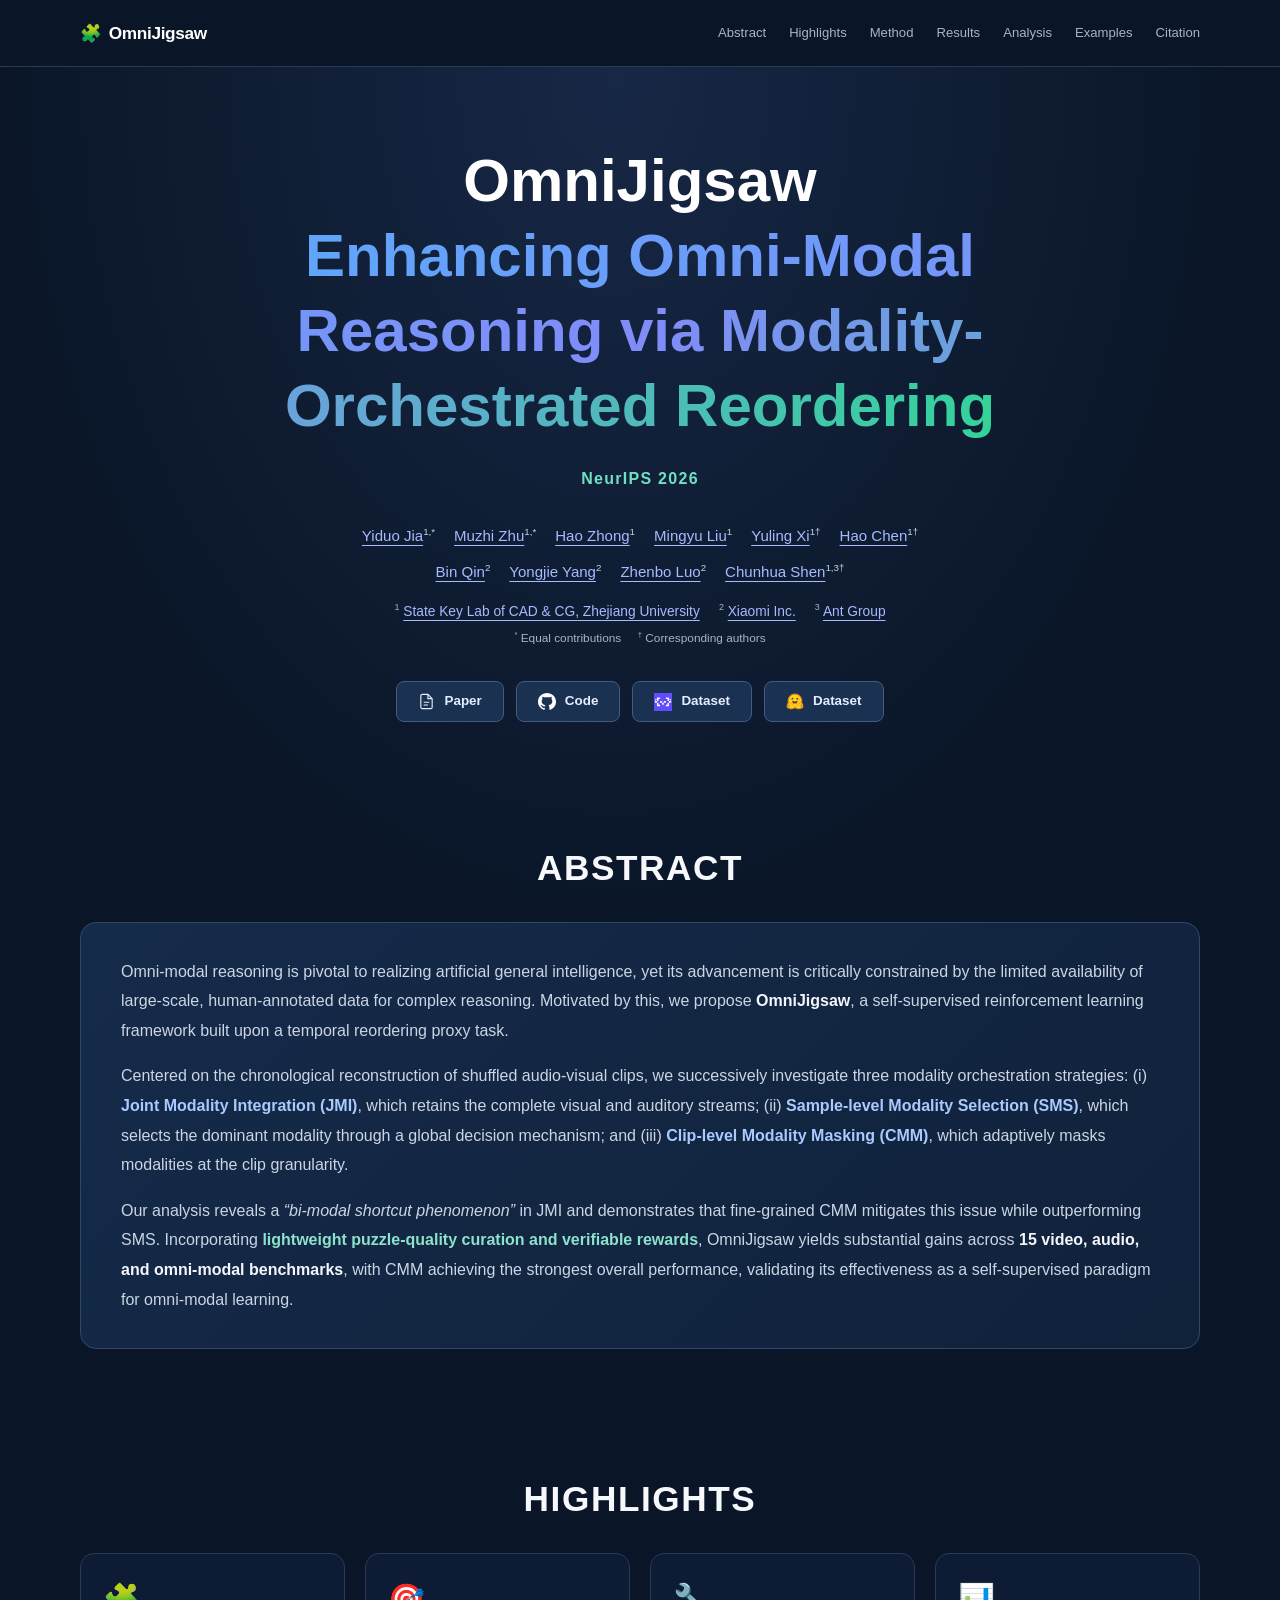
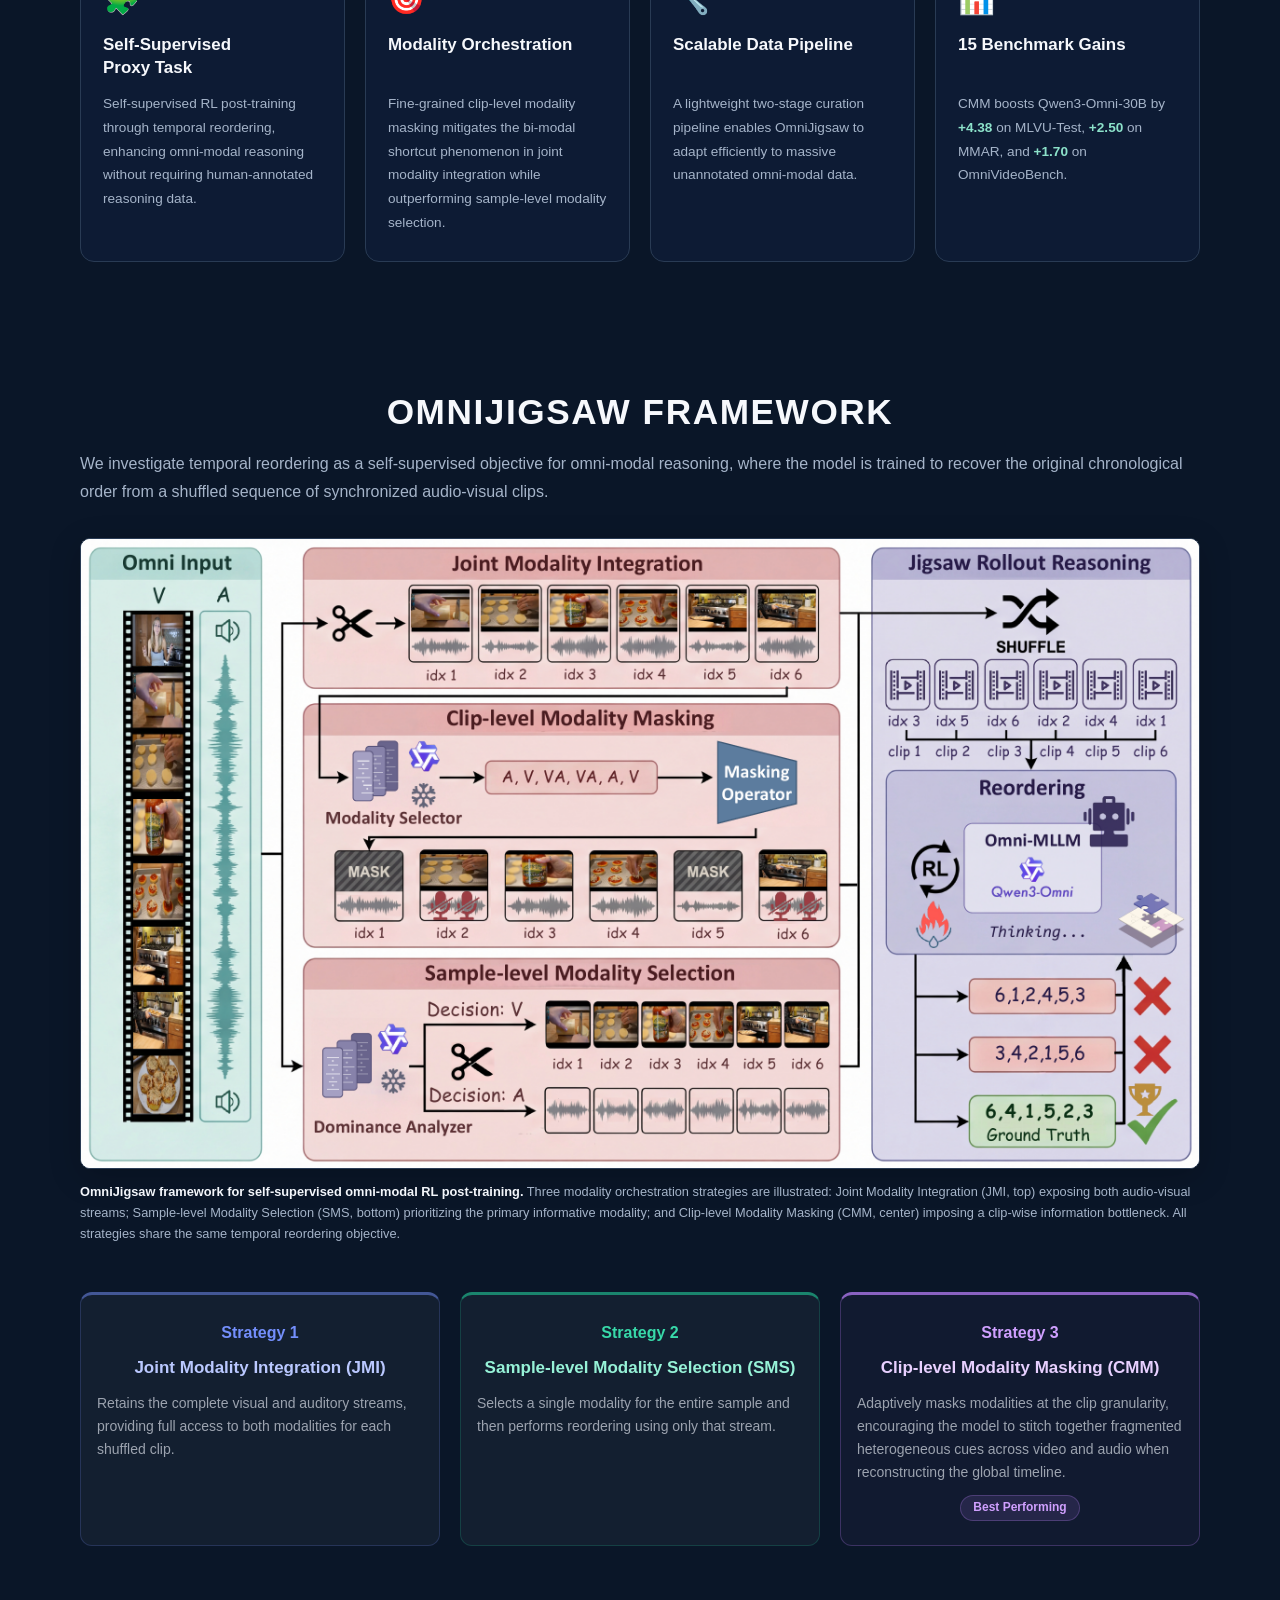
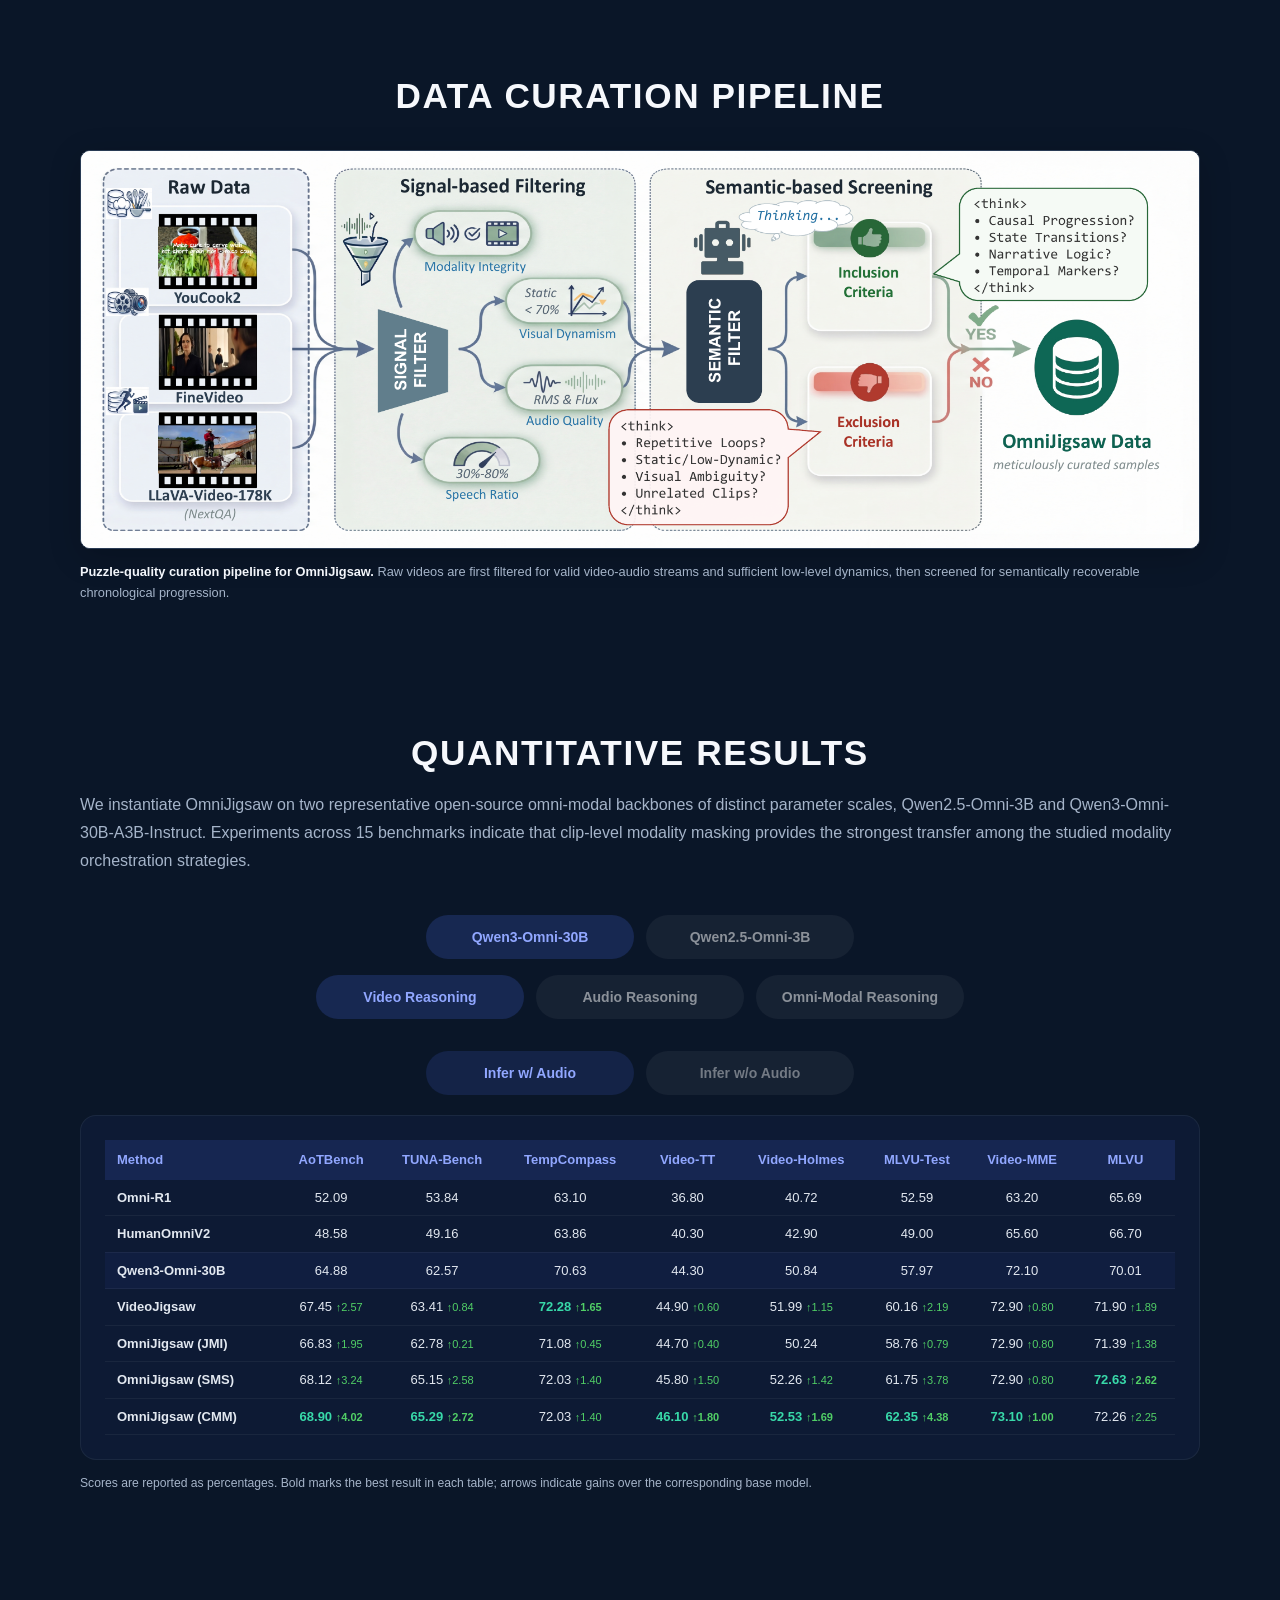
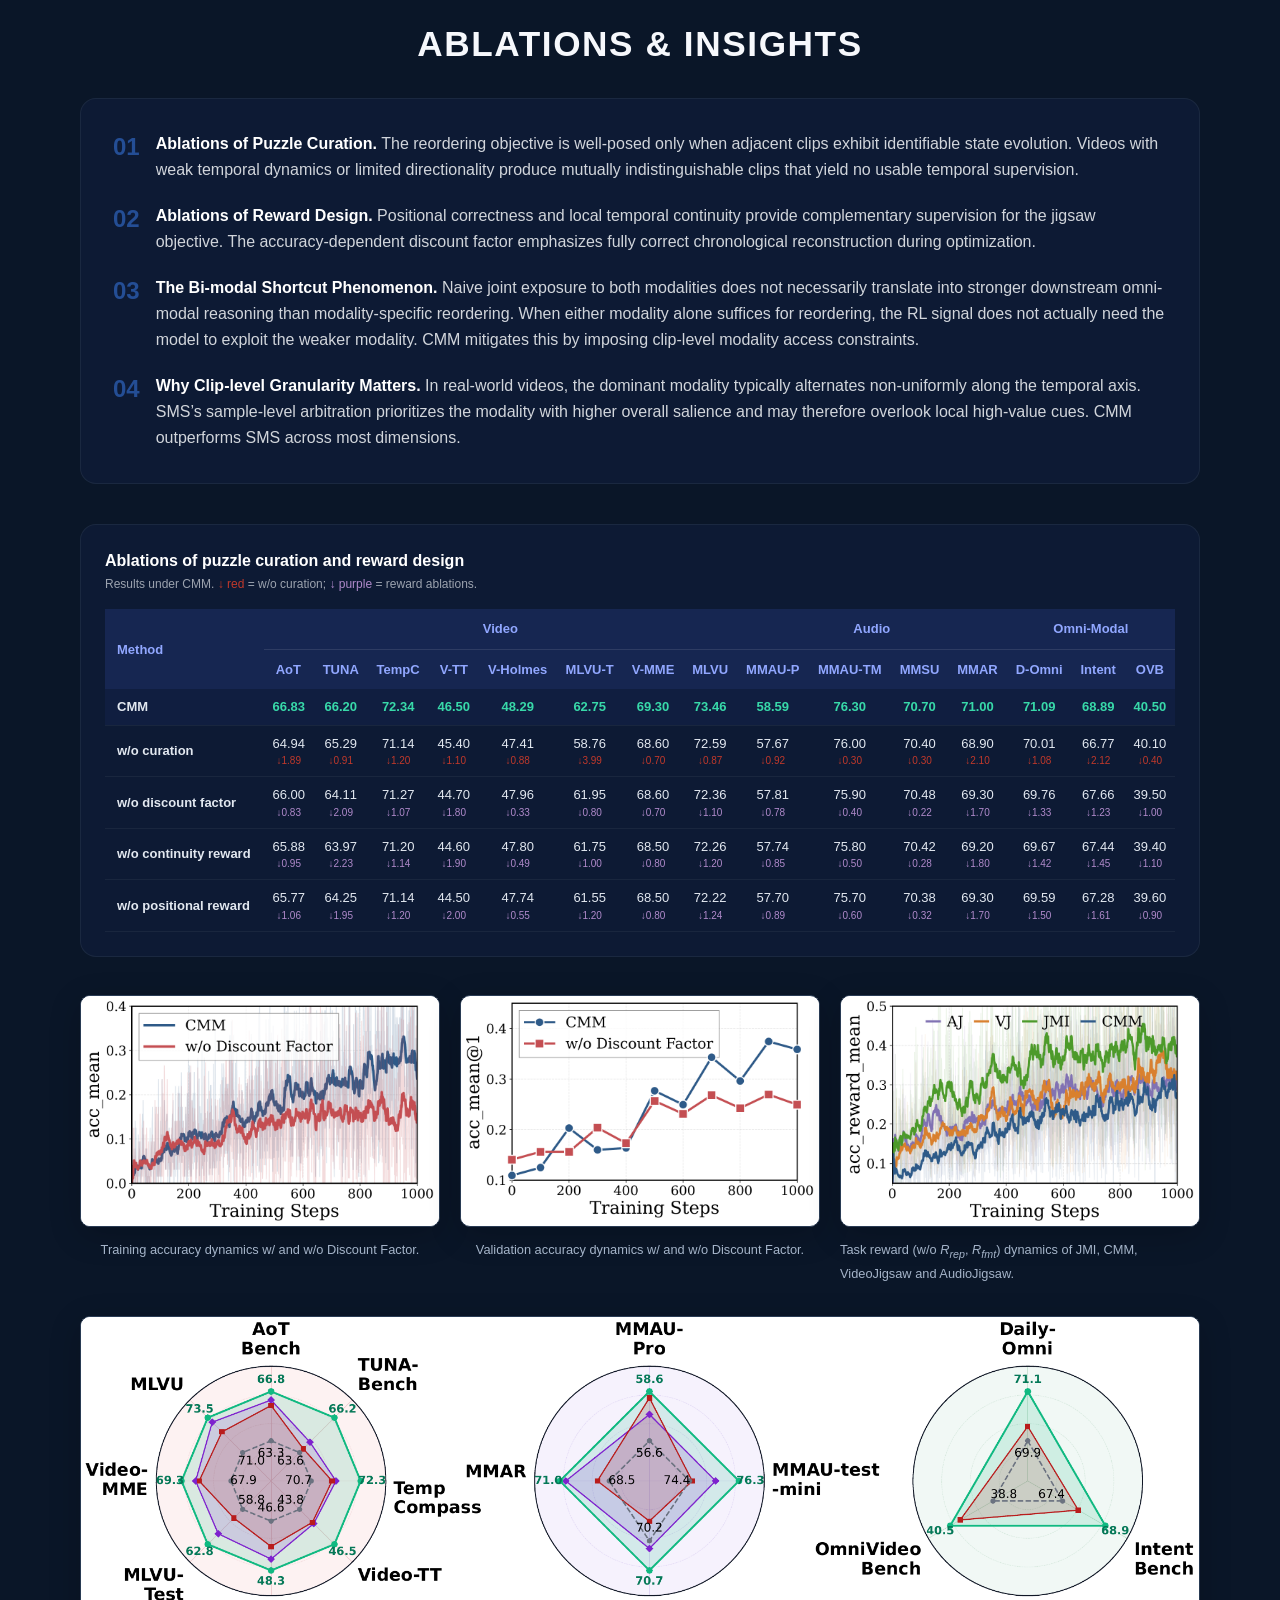
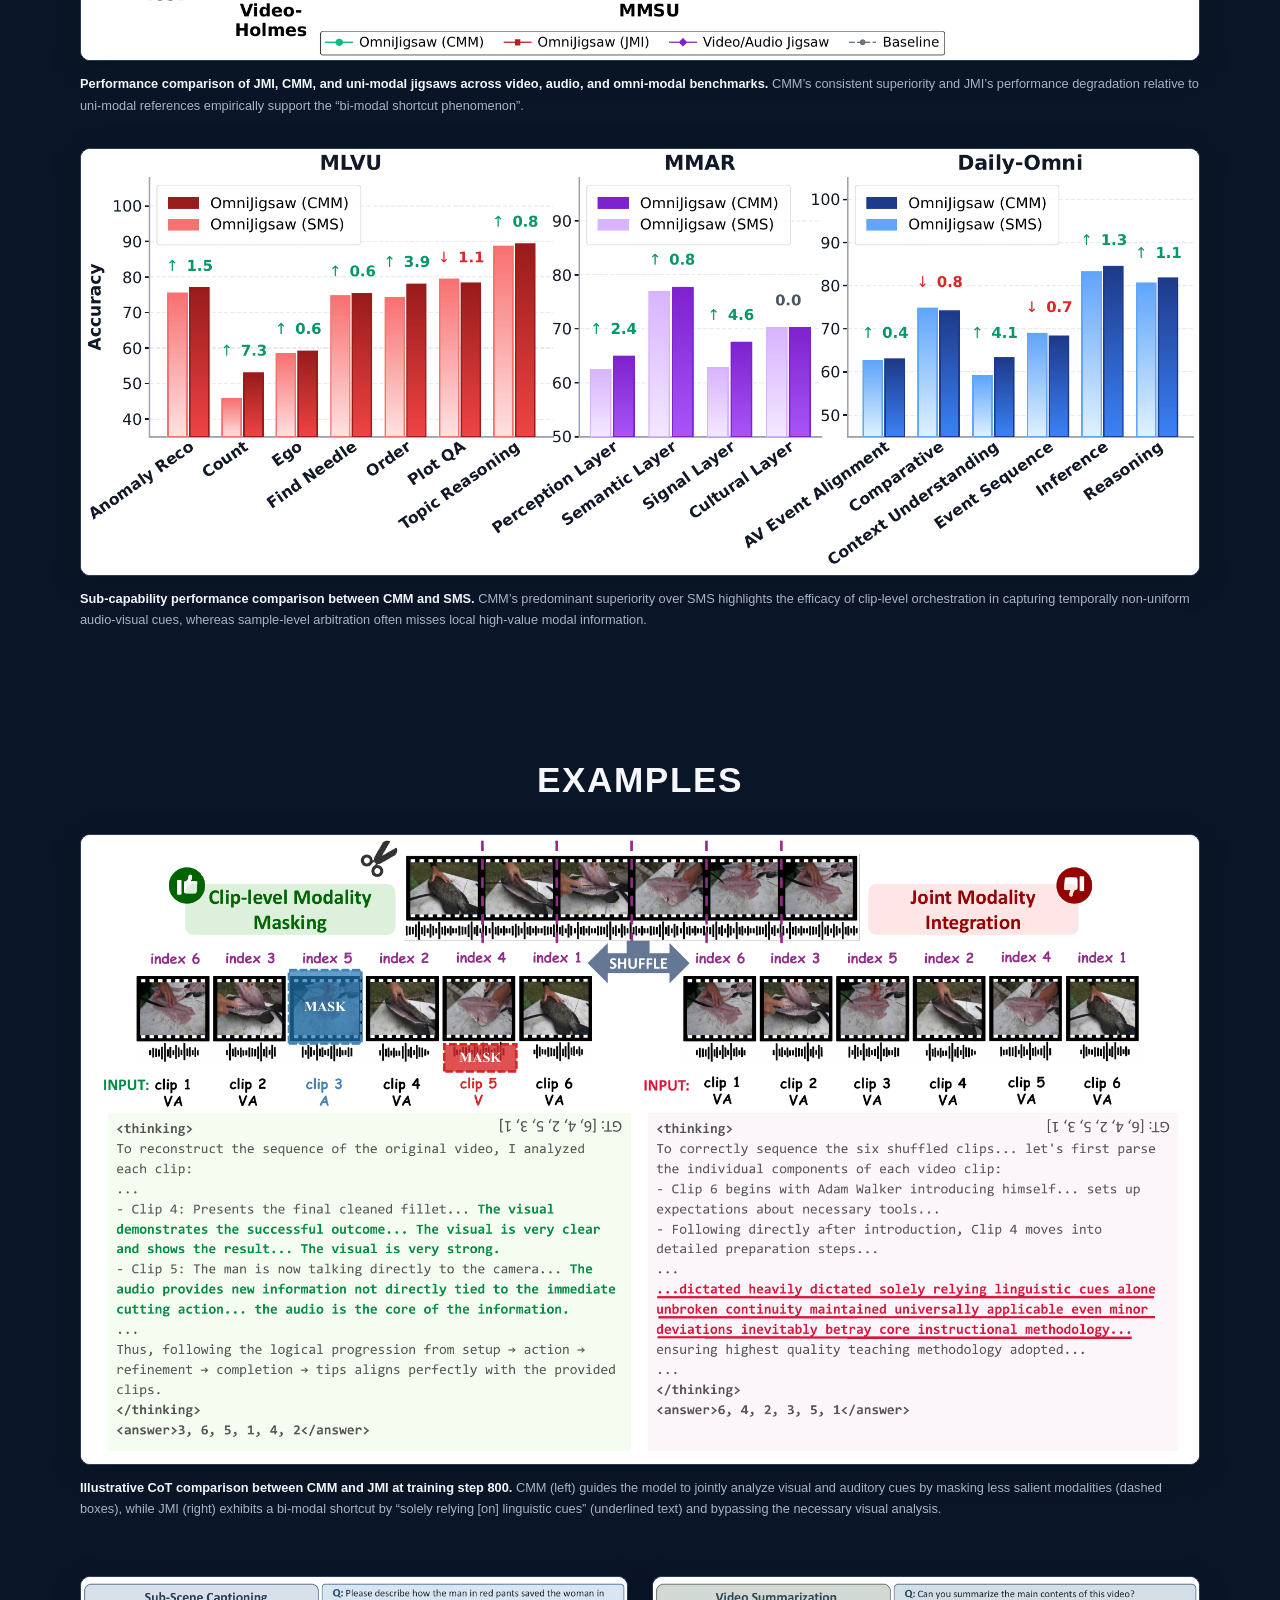
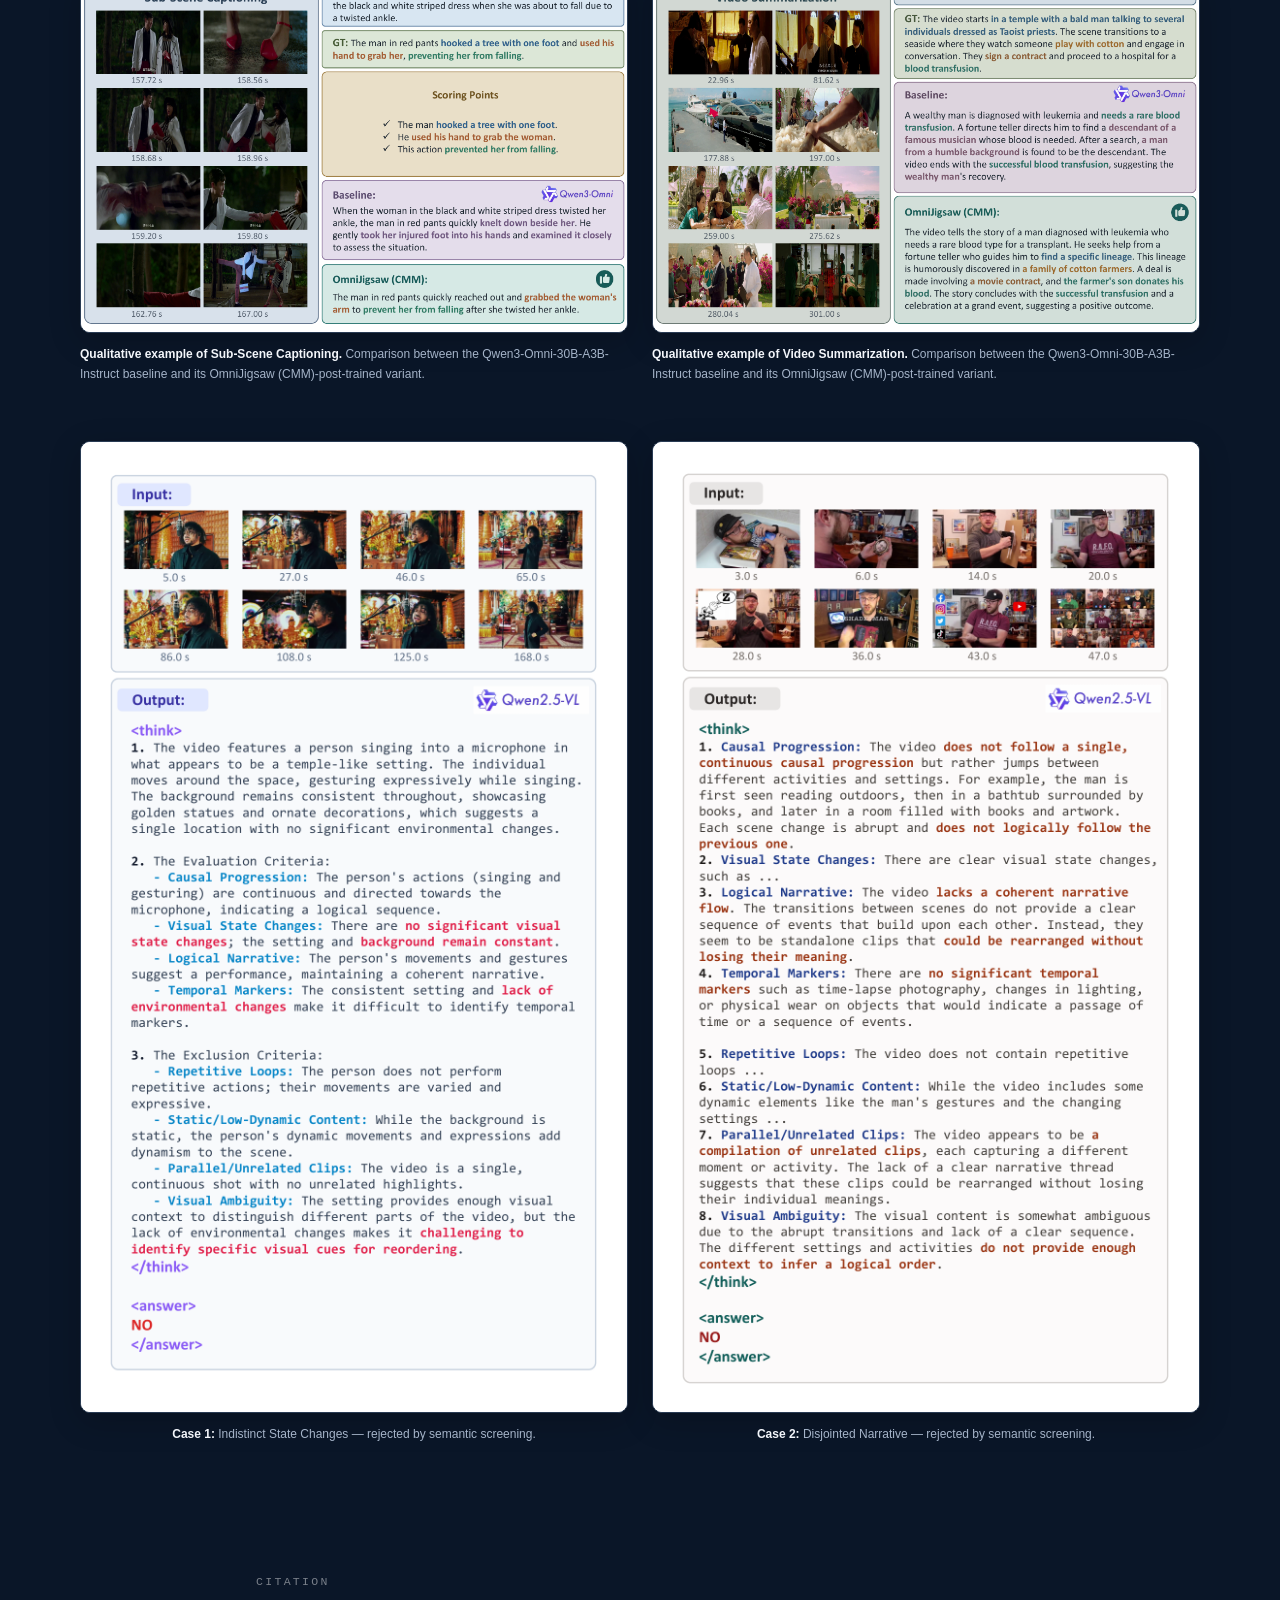
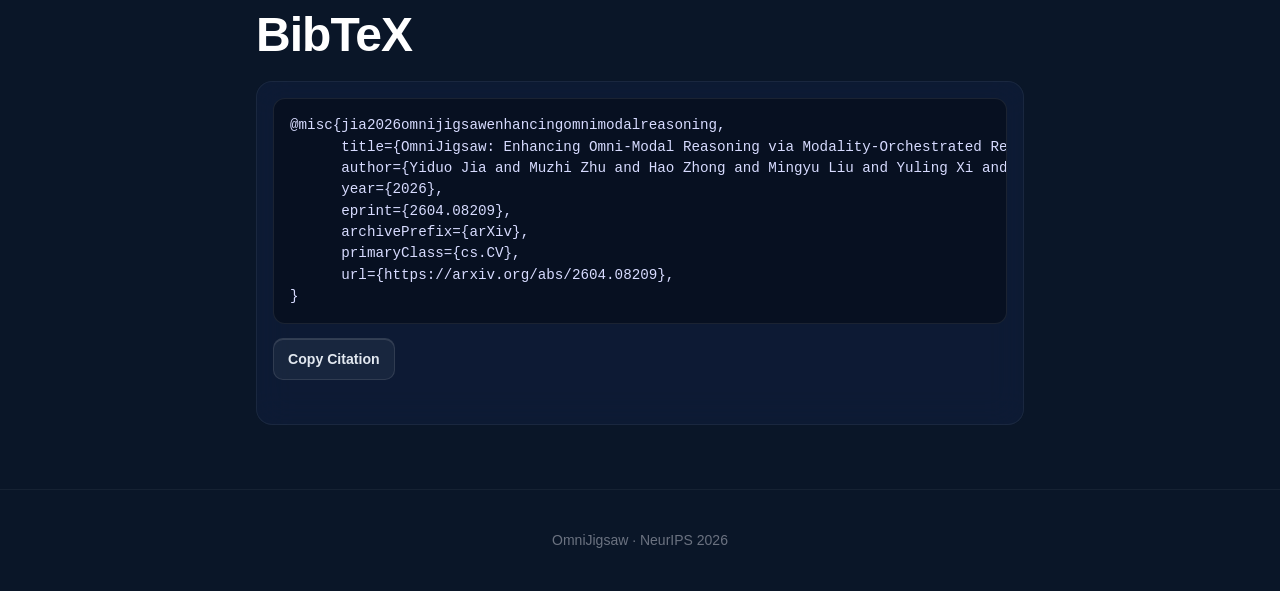
<file: index.html>
<!DOCTYPE html>
<html lang="en">
<head>
  <meta charset="utf-8">
  <meta name="viewport" content="width=device-width, initial-scale=1">
  <title>OmniJigsaw · NeurIPS 2026</title>
  <meta name="description" content="OmniJigsaw enhances omni-modal reasoning through self-supervised reinforcement learning post-training on modality-orchestrated temporal reordering. NeurIPS 2026.">
  <meta property="og:title" content="OmniJigsaw: Enhancing Omni-Modal Reasoning via Modality-Orchestrated Reordering">
  <meta property="og:description" content="Self-supervised reinforcement learning post-training for omni-modal reasoning. Explore the framework, experimental results, analyses, and qualitative examples.">
  <meta property="og:type" content="website">
  <meta property="og:url" content="https://aim-uofa.github.io/OmniJigsaw/">
  <meta property="og:image" content="https://aim-uofa.github.io/OmniJigsaw/docs/images/omnijigsaw_pipeline.png">
  <meta name="theme-color" content="#0a1628">
  <link rel="canonical" href="https://aim-uofa.github.io/OmniJigsaw/">
  <link rel="stylesheet" href="docs/site.css">
  <script src="docs/site.js" defer></script>
</head>
<body>
  <a class="skip-link" href="#main">Skip to content</a>
  <header class="site-header">
    <div class="container nav-bar">
      <a class="brand" href="#top"><span class="brand-mark" aria-hidden="true">🧩</span>OmniJigsaw</a>
      <button class="menu-toggle" type="button" aria-expanded="false" aria-controls="navigation">Menu</button>
      <nav class="nav-links" id="navigation" aria-label="Main navigation">
        <a href="#abstract">Abstract</a>
        <a href="#highlights">Highlights</a>
        <a href="#method">Method</a>
        <a href="#results">Results</a>
        <a href="#analysis">Analysis</a>
        <a href="#examples">Examples</a>
        <a href="#citation">Citation</a>
      </nav>
    </div>
  </header>

  <main id="main">
    <section class="hero container" id="top" aria-labelledby="title">
      <h1 id="title"><span class="project-name">OmniJigsaw</span><span class="project-subtitle">Enhancing Omni-Modal Reasoning via Modality-Orchestrated Reordering</span></h1>
      <p class="venue">NeurIPS 2026</p>
      <div class="authors">
        <span><a href="https://scholar.google.com/citations?user=oeqinEUAAAAJ&amp;hl=zh-CN">Yiduo Jia</a><sup>1,&#42;</sup></span>
        <span><a href="https://scholar.google.com/citations?user=064gBH4AAAAJ&amp;hl=zh-CN&amp;oi=ao">Muzhi Zhu</a><sup>1,&#42;</sup></span>
        <span><a href="https://scholar.google.com/citations?user=TnwXIMQAAAAJ&amp;hl=zh-CN">Hao Zhong</a><sup>1</sup></span>
        <span><a href="https://mingyulau.github.io/">Mingyu Liu</a><sup>1</sup></span>
        <span><a href="https://scholar.google.com/citations?hl=zh-CN&amp;user=5n05YgoAAAAJ&amp;view_op=list_works&amp;sortby=pubdate">Yuling Xi</a><sup>1†</sup></span>
        <span><a href="https://scholar.google.com/citations?user=FaOqRpcAAAAJ">Hao Chen</a><sup>1†</sup></span>
        <span class="author-break" aria-hidden="true"></span>
        <span><a href="https://scholar.google.com/citations?hl=zh-CN&amp;user=QaZ9uQ8AAAAJ">Bin Qin</a><sup>2</sup></span>
        <span><a href="https://openreview.net/profile?id=~Yongjie_Yang3">Yongjie Yang</a><sup>2</sup></span>
        <span><a href="https://scholar.google.com/citations?user=Sh6y-_EAAAAJ&amp;hl=zh-CN">Zhenbo Luo</a><sup>2</sup></span>
        <span><a href="https://cshen.github.io">Chunhua Shen</a><sup>1,3†</sup></span>
      </div>
      <p class="affiliations"><sup>1</sup> <a href="http://www.cad.zju.edu.cn/">State Key Lab of CAD &amp; CG, Zhejiang University</a> &nbsp; &nbsp; <sup>2</sup> <a href="https://www.mi.com/global/">Xiaomi&nbsp;Inc.</a> &nbsp; &nbsp; <sup>3</sup> <a href="https://www.antgroup.com/en">Ant&nbsp;Group</a></p>
      <p class="author-notes"><sup>&#42;</sup> Equal contributions &nbsp; &nbsp; <sup>†</sup> Corresponding authors</p>
      <div class="hero-links">
        <a class="button" href="https://arxiv.org/abs/2604.08209">
          <svg aria-hidden="true" viewBox="0 0 24 24" fill="none" stroke="currentColor" stroke-width="1.6"><path d="M14 2H6a2 2 0 0 0-2 2v16a2 2 0 0 0 2 2h12a2 2 0 0 0 2-2V8zM14 2v6h6M8 13h8M8 17h6"/></svg>
          Paper
        </a>
        <a class="button" href="https://github.com/aim-uofa/OmniJigsaw">
          <img class="button-icon" src="docs/icons/github.svg" alt="" width="18" height="18">
          Code
        </a>
        <a class="button data-link" href="https://www.modelscope.cn/datasets/Jiayiduo/OmniJigsaw-8K" aria-label="Dataset on ModelScope" title="ModelScope">
          <img class="button-icon" src="docs/icons/modelscope.ico" alt="" width="18" height="18">
          Dataset
        </a>
        <a class="button data-link" href="https://huggingface.co/datasets/zju/OmniJigsaw-8K" aria-label="Dataset on Hugging Face" title="Hugging Face">
          <img class="button-icon" src="docs/icons/huggingface.svg" alt="" width="18" height="18">
          Dataset
        </a>
      </div>
    </section>

    <section class="section container" id="abstract" aria-labelledby="abstract-title">
      <div class="section-head"><h2 id="abstract-title">Abstract</h2></div>
      <div class="abstract">
        <p>Omni-modal reasoning is pivotal to realizing artificial general intelligence, yet its advancement is critically constrained by the limited availability of large-scale, human-annotated data for complex reasoning. Motivated by this, we propose <strong>OmniJigsaw</strong>, a self-supervised reinforcement learning framework built upon a temporal reordering proxy task.</p>
        <p>Centered on the chronological reconstruction of shuffled audio-visual clips, we successively investigate three modality orchestration strategies: (i) <strong class="emphasis-blue">Joint Modality Integration (JMI)</strong>, which retains the complete visual and auditory streams; (ii) <strong class="emphasis-blue">Sample-level Modality Selection (SMS)</strong>, which selects the dominant modality through a global decision mechanism; and (iii) <strong class="emphasis-blue">Clip-level Modality Masking (CMM)</strong>, which adaptively masks modalities at the clip granularity.</p>
        <p>Our analysis reveals a <em>“bi-modal shortcut phenomenon”</em> in JMI and demonstrates that fine-grained CMM mitigates this issue while outperforming SMS. Incorporating <strong class="emphasis-green">lightweight puzzle-quality curation and verifiable rewards</strong>, OmniJigsaw yields substantial gains across <strong>15 video, audio, and omni-modal benchmarks</strong>, with CMM achieving the strongest overall performance, validating its effectiveness as a self-supervised paradigm for omni-modal learning.</p>
      </div>
    </section>

    <section class="section container" id="highlights" aria-labelledby="highlights-title">
      <div class="section-head"><h2 id="highlights-title">Highlights</h2></div>
      <div class="highlight-grid">
        <article class="card highlight-card">
          <span class="highlight-icon" aria-hidden="true">🧩</span>
          <h3>Self-Supervised Proxy Task</h3>
          <p>Self-supervised RL post-training through temporal reordering, enhancing omni-modal reasoning without requiring human-annotated reasoning data.</p>
        </article>
        <article class="card highlight-card">
          <span class="highlight-icon" aria-hidden="true">🎯</span>
          <h3>Modality Orchestration</h3>
          <p>Fine-grained clip-level modality masking mitigates the bi-modal shortcut phenomenon in joint modality integration while outperforming sample-level modality selection.</p>
        </article>
        <article class="card highlight-card">
          <span class="highlight-icon" aria-hidden="true">🔧</span>
          <h3>Scalable Data Pipeline</h3>
          <p>A lightweight two-stage curation pipeline enables OmniJigsaw to adapt efficiently to massive unannotated omni-modal data.</p>
        </article>
        <article class="card highlight-card">
          <span class="highlight-icon" aria-hidden="true">📊</span>
          <h3>15 Benchmark Gains</h3>
          <p>CMM boosts Qwen3-Omni-30B by <strong class="emphasis-green">+4.38</strong> on MLVU-Test, <strong class="emphasis-green">+2.50</strong> on MMAR, and <strong class="emphasis-green">+1.70</strong> on OmniVideoBench.</p>
        </article>
      </div>
    </section>

    <section class="section container" id="method" aria-labelledby="method-title">
      <div class="section-head">
        <h2 id="method-title">OmniJigsaw Framework</h2>
        <p>We investigate temporal reordering as a self-supervised objective for omni-modal reasoning, where the model is trained to recover the original chronological order from a shuffled sequence of synchronized audio-visual clips.</p>
      </div>
      <figure class="figure wide-figure framework-figure">
        <a class="figure-link" href="docs/images/omnijigsaw_pipeline.png" aria-label="View the OmniJigsaw framework (PNG)">
          <img src="docs/images/omnijigsaw_pipeline.png" alt="OmniJigsaw framework showing joint modality integration, clip-level modality masking, and sample-level modality selection before temporal reordering." loading="lazy" decoding="async" width="2400" height="1350">
        </a>
        <figcaption><span class="caption-text"><strong>OmniJigsaw framework for self-supervised omni-modal RL post-training.</strong> Three modality orchestration strategies are illustrated: Joint Modality Integration (JMI, top) exposing both audio-visual streams; Sample-level Modality Selection (SMS, bottom) prioritizing the primary informative modality; and Clip-level Modality Masking (CMM, center) imposing a clip-wise information bottleneck. All strategies share the same temporal reordering objective.</span></figcaption>
      </figure>
      <div class="strategy-grid">
        <article class="card strategy-card">
          <div class="strategy-label">Strategy 1</div>
          <h3>Joint Modality Integration (JMI)</h3>
          <p>Retains the complete visual and auditory streams, providing full access to both modalities for each shuffled clip.</p>
        </article>
        <article class="card strategy-card">
          <div class="strategy-label">Strategy 2</div>
          <h3>Sample-level Modality Selection (SMS)</h3>
          <p>Selects a single modality for the entire sample and then performs reordering using only that stream.</p>
        </article>
        <article class="card strategy-card">
          <div class="strategy-label">Strategy 3</div>
          <h3>Clip-level Modality Masking (CMM)</h3>
          <p>Adaptively masks modalities at the clip granularity, encouraging the model to stitch together fragmented heterogeneous cues across video and audio when reconstructing the global timeline.</p>
          <span class="best-badge">Best Performing</span>
        </article>
      </div>
    </section>

    <section class="section container" id="data-pipeline" aria-labelledby="data-pipeline-title">
      <div class="section-head"><h2 id="data-pipeline-title">Data Curation Pipeline</h2></div>
      <figure class="figure wide-figure">
        <a class="figure-link" href="docs/images/data_pipeline.png" aria-label="View the data-curation pipeline (PNG)">
          <img src="docs/images/data_pipeline.png" alt="Two-stage puzzle curation: signal-based heuristic filtering followed by semantic screening for temporal coherence and identifiable state transitions." loading="lazy" decoding="async" width="2000" height="709">
        </a>
        <figcaption><span class="caption-text"><strong>Puzzle-quality curation pipeline for OmniJigsaw.</strong> Raw videos are first filtered for valid video-audio streams and sufficient low-level dynamics, then screened for semantically recoverable chronological progression.</span></figcaption>
      </figure>
    </section>

    <section class="section container" id="results" aria-labelledby="results-title">
      <div class="section-head">
        <h2 id="results-title">Quantitative Results</h2>
        <p>We instantiate OmniJigsaw on two representative open-source omni-modal backbones of distinct parameter scales, Qwen2.5-Omni-3B and Qwen3-Omni-30B-A3B-Instruct. Experiments across 15 benchmarks indicate that clip-level modality masking provides the strongest transfer among the studied modality orchestration strategies.</p>
      </div>
      <div class="result-controls">
        <div class="control-row">
          <span class="control-label" id="backbone-label">Backbone</span>
          <div class="control-group" role="group" aria-labelledby="backbone-label">
            <button class="choice" type="button" data-filter="backbone" data-value="30b" aria-pressed="true" aria-controls="result-panels">Qwen3-Omni-30B</button>
            <button class="choice" type="button" data-filter="backbone" data-value="3b" aria-pressed="false" aria-controls="result-panels">Qwen2.5-Omni-3B</button>
          </div>
        </div>
        <div class="control-row">
          <span class="control-label" id="domain-label">Modality</span>
          <div class="control-group" role="group" aria-labelledby="domain-label">
            <button class="choice" type="button" data-filter="domain" data-value="video" aria-pressed="true" aria-controls="result-panels">Video Reasoning</button>
            <button class="choice" type="button" data-filter="domain" data-value="audio" aria-pressed="false" aria-controls="result-panels">Audio Reasoning</button>
            <button class="choice" type="button" data-filter="domain" data-value="omni" aria-pressed="false" aria-controls="result-panels">Omni-Modal Reasoning</button>
          </div>
        </div>
        <div class="control-row" id="audio-controls">
          <span class="control-label" id="mode-label">Inference</span>
          <div class="control-group" role="group" aria-labelledby="mode-label">
            <button class="choice" type="button" data-filter="mode" data-value="audio" aria-pressed="true" aria-controls="result-panels">Infer w/ Audio</button>
            <button class="choice" type="button" data-filter="mode" data-value="silent" aria-pressed="false" aria-controls="result-panels">Infer w/o Audio</button>
          </div>
        </div>
      </div>
      <div id="result-panels">
        <div class="result-panel" data-backbone="30b" data-domain="video" data-mode="audio">
<div class="table-scroll" tabindex="0" role="region" aria-label="Qwen3-Omni-30B · Video reasoning · with audio"><table class="result-table">
<caption>Qwen3-Omni-30B · Video reasoning · with audio</caption>
<thead><tr><th scope="col">Method</th><th scope="col"><a href="https://huggingface.co/datasets/sherryxzh/AoTBench">AoTBench</a></th><th scope="col"><a href="https://huggingface.co/datasets/friedrichor/TUNA-Bench">TUNA-Bench</a></th><th scope="col"><a href="https://huggingface.co/datasets/lmms-eval/TempCompass">TempCompass</a></th><th scope="col"><a href="https://huggingface.co/datasets/lmms-eval/video-tt">Video-TT</a></th><th scope="col"><a href="https://huggingface.co/datasets/TencentARC/Video-Holmes">Video-Holmes</a></th><th scope="col"><a href="https://huggingface.co/datasets/MLVU/MLVU_Test">MLVU-Test</a></th><th scope="col"><a href="https://huggingface.co/datasets/lmms-eval/Video-MME">Video-MME</a></th><th scope="col"><a href="https://huggingface.co/datasets/MLVU/MVLU">MLVU</a></th></tr></thead>
<tbody>
<tr><th scope="row" class="method-name">Omni-R1</th><td>52.09</td><td>53.84</td><td>63.10</td><td>36.80</td><td>40.72</td><td>52.59</td><td>63.20</td><td>65.69</td></tr>
<tr><th scope="row" class="method-name">HumanOmniV2</th><td>48.58</td><td>49.16</td><td>63.86</td><td>40.30</td><td>42.90</td><td>49.00</td><td>65.60</td><td>66.70</td></tr>
<tr class="baseline"><th scope="row" class="method-name">Qwen3-Omni-30B</th><td>64.88</td><td>62.57</td><td>70.63</td><td>44.30</td><td>50.84</td><td>57.97</td><td>72.10</td><td>70.01</td></tr>
<tr><th scope="row" class="method-name">VideoJigsaw</th><td>67.45 <span class="gain">↑2.57</span></td><td>63.41 <span class="gain">↑0.84</span></td><td class="best">72.28 <span class="gain">↑1.65</span></td><td>44.90 <span class="gain">↑0.60</span></td><td>51.99 <span class="gain">↑1.15</span></td><td>60.16 <span class="gain">↑2.19</span></td><td>72.90 <span class="gain">↑0.80</span></td><td>71.90 <span class="gain">↑1.89</span></td></tr>
<tr><th scope="row" class="method-name"><strong>OmniJigsaw (JMI)</strong></th><td>66.83 <span class="gain">↑1.95</span></td><td>62.78 <span class="gain">↑0.21</span></td><td>71.08 <span class="gain">↑0.45</span></td><td>44.70 <span class="gain">↑0.40</span></td><td>50.24</td><td>58.76 <span class="gain">↑0.79</span></td><td>72.90 <span class="gain">↑0.80</span></td><td>71.39 <span class="gain">↑1.38</span></td></tr>
<tr><th scope="row" class="method-name"><strong>OmniJigsaw (SMS)</strong></th><td>68.12 <span class="gain">↑3.24</span></td><td>65.15 <span class="gain">↑2.58</span></td><td>72.03 <span class="gain">↑1.40</span></td><td>45.80 <span class="gain">↑1.50</span></td><td>52.26 <span class="gain">↑1.42</span></td><td>61.75 <span class="gain">↑3.78</span></td><td>72.90 <span class="gain">↑0.80</span></td><td class="best">72.63 <span class="gain">↑2.62</span></td></tr>
<tr class="cmm-row"><th scope="row" class="method-name"><strong>OmniJigsaw (CMM)</strong></th><td class="best">68.90 <span class="gain">↑4.02</span></td><td class="best">65.29 <span class="gain">↑2.72</span></td><td>72.03 <span class="gain">↑1.40</span></td><td class="best">46.10 <span class="gain">↑1.80</span></td><td class="best">52.53 <span class="gain">↑1.69</span></td><td class="best">62.35 <span class="gain">↑4.38</span></td><td class="best">73.10 <span class="gain">↑1.00</span></td><td>72.26 <span class="gain">↑2.25</span></td></tr>
</tbody></table></div></div>
<div class="result-panel" data-backbone="30b" data-domain="video" data-mode="silent">
<div class="table-scroll" tabindex="0" role="region" aria-label="Qwen3-Omni-30B · Video reasoning · without audio"><table class="result-table">
<caption>Qwen3-Omni-30B · Video reasoning · without audio</caption>
<thead><tr><th scope="col">Method</th><th scope="col"><a href="https://huggingface.co/datasets/sherryxzh/AoTBench">AoTBench</a></th><th scope="col"><a href="https://huggingface.co/datasets/friedrichor/TUNA-Bench">TUNA-Bench</a></th><th scope="col"><a href="https://huggingface.co/datasets/lmms-eval/TempCompass">TempCompass</a></th><th scope="col"><a href="https://huggingface.co/datasets/lmms-eval/video-tt">Video-TT</a></th><th scope="col"><a href="https://huggingface.co/datasets/TencentARC/Video-Holmes">Video-Holmes</a></th><th scope="col"><a href="https://huggingface.co/datasets/MLVU/MLVU_Test">MLVU-Test</a></th><th scope="col"><a href="https://huggingface.co/datasets/lmms-eval/Video-MME">Video-MME</a></th><th scope="col"><a href="https://huggingface.co/datasets/MLVU/MVLU">MLVU</a></th></tr></thead>
<tbody>
<tr><th scope="row" class="method-name">Video-R1</th><td>52.60</td><td>55.94</td><td>70.00</td><td>40.60</td><td>42.13</td><td>52.39</td><td>62.80</td><td>67.07</td></tr>
<tr><th scope="row" class="method-name">Omni-R1</th><td>51.03</td><td>52.65</td><td>62.78</td><td>37.00</td><td>38.76</td><td>51.00</td><td>60.30</td><td>64.86</td></tr>
<tr><th scope="row" class="method-name">HumanOmniV2</th><td>47.35</td><td>49.44</td><td>63.10</td><td>38.20</td><td>38.87</td><td>48.21</td><td>61.20</td><td>66.65</td></tr>
<tr class="baseline"><th scope="row" class="method-name">Qwen3-Omni-30B</th><td>63.32</td><td>63.62</td><td>70.70</td><td>43.80</td><td>46.60</td><td>58.76</td><td>67.90</td><td>70.98</td></tr>
<tr><th scope="row" class="method-name">VideoJigsaw</th><td>66.22 <span class="gain">↑2.90</span></td><td>64.39 <span class="gain">↑0.77</span></td><td>71.52 <span class="gain">↑0.82</span></td><td>44.90 <span class="gain">↑1.10</span></td><td>47.90 <span class="gain">↑1.30</span></td><td>61.55 <span class="gain">↑2.79</span></td><td>68.90 <span class="gain">↑1.00</span></td><td>73.14 <span class="gain">↑2.16</span></td></tr>
<tr><th scope="row" class="method-name"><strong>OmniJigsaw (JMI)</strong></th><td>65.83 <span class="gain">↑2.51</span></td><td>63.90 <span class="gain">↑0.28</span></td><td>71.39 <span class="gain">↑0.69</span></td><td>44.80 <span class="gain">↑1.00</span></td><td>47.47 <span class="gain">↑0.87</span></td><td>59.76 <span class="gain">↑1.00</span></td><td>68.80 <span class="gain">↑0.90</span></td><td>72.45 <span class="gain">↑1.47</span></td></tr>
<tr><th scope="row" class="method-name"><strong>OmniJigsaw (SMS)</strong></th><td>66.39 <span class="gain">↑3.07</span></td><td>64.73 <span class="gain">↑1.11</span></td><td>71.52 <span class="gain">↑0.82</span></td><td>45.90 <span class="gain">↑2.10</span></td><td>47.96 <span class="gain">↑1.36</span></td><td>60.76 <span class="gain">↑2.00</span></td><td>69.00 <span class="gain">↑1.10</span></td><td>72.17 <span class="gain">↑1.19</span></td></tr>
<tr class="cmm-row"><th scope="row" class="method-name"><strong>OmniJigsaw (CMM)</strong></th><td class="best">66.83 <span class="gain">↑3.51</span></td><td class="best">66.20 <span class="gain">↑2.58</span></td><td class="best">72.34 <span class="gain">↑1.64</span></td><td class="best">46.50 <span class="gain">↑2.70</span></td><td class="best">48.29 <span class="gain">↑1.69</span></td><td class="best">62.75 <span class="gain">↑3.99</span></td><td class="best">69.30 <span class="gain">↑1.40</span></td><td class="best">73.46 <span class="gain">↑2.48</span></td></tr>
</tbody></table></div></div>
<div class="result-panel" data-backbone="30b" data-domain="audio" data-mode="audio">
<div class="table-scroll" tabindex="0" role="region" aria-label="Qwen3-Omni-30B · Audio reasoning"><table class="result-table">
<caption>Qwen3-Omni-30B · Audio reasoning</caption>
<thead><tr><th scope="col">Method</th><th scope="col"><a href="https://huggingface.co/datasets/gamma-lab-umd/MMAU-Pro">MMAU-Pro</a></th><th scope="col"><a href="https://huggingface.co/datasets/gamma-lab-umd/MMAU-test-mini">MMAU-test-mini</a></th><th scope="col"><a href="https://huggingface.co/datasets/ddwang2000/MMSU">MMSU</a></th><th scope="col"><a href="https://huggingface.co/datasets/BoJack/MMAR">MMAR</a></th></tr></thead>
<tbody>
<tr><th scope="row" class="method-name">Omni-R1</th><td>52.36</td><td class="best">77.70</td><td>61.87</td><td>59.70</td></tr>
<tr><th scope="row" class="method-name">HumanOmniV2</th><td>53.49</td><td>75.90</td><td>60.83</td><td>61.80</td></tr>
<tr class="baseline"><th scope="row" class="method-name">Qwen3-Omni-30B</th><td>56.61</td><td>74.40</td><td>70.16</td><td>68.50</td></tr>
<tr><th scope="row" class="method-name">AudioJigsaw</th><td>57.67 <span class="gain">↑1.06</span></td><td>75.40 <span class="gain">↑1.00</span></td><td>70.30 <span class="gain">↑0.14</span></td><td>70.70 <span class="gain">↑2.20</span></td></tr>
<tr><th scope="row" class="method-name"><strong>OmniJigsaw (JMI)</strong></th><td>58.33 <span class="gain">↑1.72</span></td><td>74.50 <span class="gain">↑0.10</span></td><td>69.80</td><td>69.10 <span class="gain">↑0.60</span></td></tr>
<tr><th scope="row" class="method-name"><strong>OmniJigsaw (SMS)</strong></th><td>58.46 <span class="gain">↑1.85</span></td><td>75.80 <span class="gain">↑1.40</span></td><td>70.48 <span class="gain">↑0.32</span></td><td>69.50 <span class="gain">↑1.00</span></td></tr>
<tr class="cmm-row"><th scope="row" class="method-name"><strong>OmniJigsaw (CMM)</strong></th><td class="best">58.59 <span class="gain">↑1.98</span></td><td>76.30 <span class="gain">↑1.90</span></td><td class="best">70.70 <span class="gain">↑0.54</span></td><td class="best">71.00 <span class="gain">↑2.50</span></td></tr>
</tbody></table></div></div>
<div class="result-panel" data-backbone="30b" data-domain="omni" data-mode="audio">
<div class="table-scroll" tabindex="0" role="region" aria-label="Qwen3-Omni-30B · Omni-modal reasoning"><table class="result-table">
<caption>Qwen3-Omni-30B · Omni-modal reasoning</caption>
<thead><tr><th scope="col">Method</th><th scope="col"><a href="https://huggingface.co/datasets/liarliar/Daily-Omni">Daily-Omni</a></th><th scope="col"><a href="https://huggingface.co/datasets/PhilipC/IntentBench">IntentBench</a></th><th scope="col"><a href="https://huggingface.co/datasets/NJU-LINK/OmniVideoBench">OmniVideoBench</a></th></tr></thead>
<tbody>
<tr><th scope="row" class="method-name">Omni-R1</th><td>54.14</td><td>64.18</td><td>32.40</td></tr>
<tr><th scope="row" class="method-name">HumanOmniV2</th><td>58.48</td><td>68.21</td><td>33.50</td></tr>
<tr class="baseline"><th scope="row" class="method-name">Qwen3-Omni-30B</th><td>69.92</td><td>67.40</td><td>38.80</td></tr>
<tr><th scope="row" class="method-name"><strong>OmniJigsaw (JMI)</strong></th><td>70.26 <span class="gain">↑0.34</span></td><td>67.95 <span class="gain">↑0.55</span></td><td>40.10 <span class="gain">↑1.30</span></td></tr>
<tr><th scope="row" class="method-name"><strong>OmniJigsaw (SMS)</strong></th><td>70.26 <span class="gain">↑0.34</span></td><td>68.21 <span class="gain">↑0.81</span></td><td>40.20 <span class="gain">↑1.40</span></td></tr>
<tr class="cmm-row"><th scope="row" class="method-name"><strong>OmniJigsaw (CMM)</strong></th><td class="best">71.09 <span class="gain">↑1.17</span></td><td class="best">68.89 <span class="gain">↑1.49</span></td><td class="best">40.50 <span class="gain">↑1.70</span></td></tr>
</tbody></table></div></div>
<div class="result-panel" data-backbone="3b" data-domain="video" data-mode="audio">
<div class="table-scroll" tabindex="0" role="region" aria-label="Qwen2.5-Omni-3B · Video reasoning · with audio"><table class="result-table">
<caption>Qwen2.5-Omni-3B · Video reasoning · with audio</caption>
<thead><tr><th scope="col">Method</th><th scope="col"><a href="https://huggingface.co/datasets/sherryxzh/AoTBench">AoTBench</a></th><th scope="col"><a href="https://huggingface.co/datasets/friedrichor/TUNA-Bench">TUNA-Bench</a></th><th scope="col"><a href="https://huggingface.co/datasets/lmms-eval/TempCompass">TempCompass</a></th><th scope="col"><a href="https://huggingface.co/datasets/lmms-eval/video-tt">Video-TT</a></th><th scope="col"><a href="https://huggingface.co/datasets/TencentARC/Video-Holmes">Video-Holmes</a></th><th scope="col"><a href="https://huggingface.co/datasets/MLVU/MLVU_Test">MLVU-Test</a></th><th scope="col"><a href="https://huggingface.co/datasets/lmms-eval/Video-MME">Video-MME</a></th><th scope="col"><a href="https://huggingface.co/datasets/MLVU/MVLU">MLVU</a></th></tr></thead>
<tbody>
<tr><th scope="row" class="method-name">Omni-R1</th><td>52.09</td><td class="best">53.84</td><td>63.10</td><td>36.80</td><td>40.72</td><td class="best">52.59</td><td>63.20</td><td>65.69</td></tr>
<tr><th scope="row" class="method-name">HumanOmniV2</th><td>48.58</td><td>49.16</td><td>63.86</td><td class="best">40.30</td><td class="best">42.90</td><td>49.00</td><td class="best">65.60</td><td class="best">66.70</td></tr>
<tr class="baseline"><th scope="row" class="method-name">Qwen2.5-Omni-3B</th><td>50.20</td><td>49.86</td><td>62.85</td><td>32.30</td><td>36.04</td><td>44.82</td><td>56.70</td><td>57.50</td></tr>
<tr><th scope="row" class="method-name">VideoJigsaw</th><td>52.60 <span class="gain">↑2.40</span></td><td>51.05 <span class="gain">↑1.19</span></td><td>64.18 <span class="gain">↑1.33</span></td><td>33.40 <span class="gain">↑1.10</span></td><td>37.56 <span class="gain">↑1.52</span></td><td>46.41 <span class="gain">↑1.59</span></td><td>58.30 <span class="gain">↑1.60</span></td><td>59.61 <span class="gain">↑2.11</span></td></tr>
<tr><th scope="row" class="method-name"><strong>OmniJigsaw (JMI)</strong></th><td>51.93 <span class="gain">↑1.73</span></td><td>48.95</td><td>63.80 <span class="gain">↑0.95</span></td><td>32.50 <span class="gain">↑0.20</span></td><td>36.69 <span class="gain">↑0.65</span></td><td>44.42</td><td>58.10 <span class="gain">↑1.40</span></td><td>58.51 <span class="gain">↑1.01</span></td></tr>
<tr><th scope="row" class="method-name"><strong>OmniJigsaw (SMS)</strong></th><td>52.76 <span class="gain">↑2.56</span></td><td>51.26 <span class="gain">↑1.40</span></td><td>65.44 <span class="gain">↑2.59</span></td><td>33.40 <span class="gain">↑1.10</span></td><td>38.81 <span class="gain">↑2.77</span></td><td>45.62 <span class="gain">↑0.80</span></td><td>58.30 <span class="gain">↑1.60</span></td><td>59.61 <span class="gain">↑2.11</span></td></tr>
<tr class="cmm-row"><th scope="row" class="method-name"><strong>OmniJigsaw (CMM)</strong></th><td class="best">53.66 <span class="gain">↑3.46</span></td><td>51.40 <span class="gain">↑1.54</span></td><td class="best">66.46 <span class="gain">↑3.61</span></td><td>36.20 <span class="gain">↑3.90</span></td><td>39.74 <span class="gain">↑3.70</span></td><td>47.81 <span class="gain">↑2.99</span></td><td>58.90 <span class="gain">↑2.20</span></td><td>61.50 <span class="gain">↑4.00</span></td></tr>
</tbody></table></div></div>
<div class="result-panel" data-backbone="3b" data-domain="video" data-mode="silent">
<div class="table-scroll" tabindex="0" role="region" aria-label="Qwen2.5-Omni-3B · Video reasoning · without audio"><table class="result-table">
<caption>Qwen2.5-Omni-3B · Video reasoning · without audio</caption>
<thead><tr><th scope="col">Method</th><th scope="col"><a href="https://huggingface.co/datasets/sherryxzh/AoTBench">AoTBench</a></th><th scope="col"><a href="https://huggingface.co/datasets/friedrichor/TUNA-Bench">TUNA-Bench</a></th><th scope="col"><a href="https://huggingface.co/datasets/lmms-eval/TempCompass">TempCompass</a></th><th scope="col"><a href="https://huggingface.co/datasets/lmms-eval/video-tt">Video-TT</a></th><th scope="col"><a href="https://huggingface.co/datasets/TencentARC/Video-Holmes">Video-Holmes</a></th><th scope="col"><a href="https://huggingface.co/datasets/MLVU/MLVU_Test">MLVU-Test</a></th><th scope="col"><a href="https://huggingface.co/datasets/lmms-eval/Video-MME">Video-MME</a></th><th scope="col"><a href="https://huggingface.co/datasets/MLVU/MVLU">MLVU</a></th></tr></thead>
<tbody>
<tr><th scope="row" class="method-name">Video-R1</th><td class="best">52.60</td><td class="best">55.94</td><td class="best">70.00</td><td class="best">40.60</td><td class="best">42.13</td><td class="best">52.39</td><td class="best">62.80</td><td class="best">67.07</td></tr>
<tr><th scope="row" class="method-name">Omni-R1</th><td>51.03</td><td>52.65</td><td>62.78</td><td>37.00</td><td>38.76</td><td>51.00</td><td>60.30</td><td>64.86</td></tr>
<tr><th scope="row" class="method-name">HumanOmniV2</th><td>47.35</td><td>49.44</td><td>63.10</td><td>38.20</td><td>38.87</td><td>48.21</td><td>61.20</td><td>66.65</td></tr>
<tr class="baseline"><th scope="row" class="method-name">Qwen2.5-Omni-3B</th><td>47.96</td><td>47.56</td><td>63.86</td><td>32.10</td><td>32.44</td><td>44.82</td><td>52.40</td><td>58.14</td></tr>
<tr><th scope="row" class="method-name">VideoJigsaw</th><td>50.75 <span class="gain">↑2.79</span></td><td>51.12 <span class="gain">↑3.56</span></td><td>64.81 <span class="gain">↑0.95</span></td><td>32.70 <span class="gain">↑0.60</span></td><td>34.40 <span class="gain">↑1.96</span></td><td>46.02 <span class="gain">↑1.20</span></td><td>54.00 <span class="gain">↑1.60</span></td><td>59.98 <span class="gain">↑1.84</span></td></tr>
<tr><th scope="row" class="method-name"><strong>OmniJigsaw (JMI)</strong></th><td>48.97 <span class="gain">↑1.01</span></td><td>49.51 <span class="gain">↑1.95</span></td><td>64.68 <span class="gain">↑0.82</span></td><td>32.20 <span class="gain">↑0.10</span></td><td>33.10 <span class="gain">↑0.66</span></td><td>44.62</td><td>53.80 <span class="gain">↑1.40</span></td><td>58.97 <span class="gain">↑0.83</span></td></tr>
<tr><th scope="row" class="method-name"><strong>OmniJigsaw (SMS)</strong></th><td>50.42 <span class="gain">↑2.46</span></td><td>50.91 <span class="gain">↑3.35</span></td><td>65.13 <span class="gain">↑1.27</span></td><td>32.80 <span class="gain">↑0.70</span></td><td>34.89 <span class="gain">↑2.45</span></td><td>45.62 <span class="gain">↑0.80</span></td><td>54.70 <span class="gain">↑2.30</span></td><td>59.75 <span class="gain">↑1.61</span></td></tr>
<tr class="cmm-row"><th scope="row" class="method-name"><strong>OmniJigsaw (CMM)</strong></th><td>50.92 <span class="gain">↑2.96</span></td><td>51.54 <span class="gain">↑3.98</span></td><td>65.44 <span class="gain">↑1.58</span></td><td>33.50 <span class="gain">↑1.40</span></td><td>36.80 <span class="gain">↑4.36</span></td><td>46.41 <span class="gain">↑1.59</span></td><td>55.30 <span class="gain">↑2.90</span></td><td>61.91 <span class="gain">↑3.77</span></td></tr>
</tbody></table></div></div>
<div class="result-panel" data-backbone="3b" data-domain="audio" data-mode="audio">
<div class="table-scroll" tabindex="0" role="region" aria-label="Qwen2.5-Omni-3B · Audio reasoning"><table class="result-table">
<caption>Qwen2.5-Omni-3B · Audio reasoning</caption>
<thead><tr><th scope="col">Method</th><th scope="col"><a href="https://huggingface.co/datasets/gamma-lab-umd/MMAU-Pro">MMAU-Pro</a></th><th scope="col"><a href="https://huggingface.co/datasets/gamma-lab-umd/MMAU-test-mini">MMAU-test-mini</a></th><th scope="col"><a href="https://huggingface.co/datasets/ddwang2000/MMSU">MMSU</a></th><th scope="col"><a href="https://huggingface.co/datasets/BoJack/MMAR">MMAR</a></th></tr></thead>
<tbody>
<tr><th scope="row" class="method-name">Omni-R1</th><td>52.36</td><td class="best">77.70</td><td class="best">61.87</td><td>59.70</td></tr>
<tr><th scope="row" class="method-name">HumanOmniV2</th><td class="best">53.49</td><td>75.90</td><td>60.83</td><td class="best">61.80</td></tr>
<tr class="baseline"><th scope="row" class="method-name">Qwen2.5-Omni-3B</th><td>46.20</td><td>73.40</td><td>55.00</td><td>53.80</td></tr>
<tr><th scope="row" class="method-name">AudioJigsaw</th><td>50.05 <span class="gain">↑3.85</span></td><td>73.00</td><td>57.95 <span class="gain">↑2.95</span></td><td>54.90 <span class="gain">↑1.10</span></td></tr>
<tr><th scope="row" class="method-name"><strong>OmniJigsaw (JMI)</strong></th><td>48.01 <span class="gain">↑1.81</span></td><td>72.80</td><td>57.83 <span class="gain">↑2.83</span></td><td>53.40</td></tr>
<tr><th scope="row" class="method-name"><strong>OmniJigsaw (SMS)</strong></th><td>49.77 <span class="gain">↑3.57</span></td><td>73.20</td><td>58.31 <span class="gain">↑3.31</span></td><td>56.90 <span class="gain">↑3.10</span></td></tr>
<tr class="cmm-row"><th scope="row" class="method-name"><strong>OmniJigsaw (CMM)</strong></th><td>51.06 <span class="gain">↑4.86</span></td><td>73.50 <span class="gain">↑0.10</span></td><td>59.39 <span class="gain">↑4.39</span></td><td>57.60 <span class="gain">↑3.80</span></td></tr>
</tbody></table></div></div>
<div class="result-panel" data-backbone="3b" data-domain="omni" data-mode="audio">
<div class="table-scroll" tabindex="0" role="region" aria-label="Qwen2.5-Omni-3B · Omni-modal reasoning"><table class="result-table">
<caption>Qwen2.5-Omni-3B · Omni-modal reasoning</caption>
<thead><tr><th scope="col">Method</th><th scope="col"><a href="https://huggingface.co/datasets/liarliar/Daily-Omni">Daily-Omni</a></th><th scope="col"><a href="https://huggingface.co/datasets/PhilipC/IntentBench">IntentBench</a></th><th scope="col"><a href="https://huggingface.co/datasets/NJU-LINK/OmniVideoBench">OmniVideoBench</a></th></tr></thead>
<tbody>
<tr><th scope="row" class="method-name">Omni-R1</th><td>54.14</td><td>64.18</td><td>32.40</td></tr>
<tr><th scope="row" class="method-name">HumanOmniV2</th><td>58.48</td><td class="best">68.21</td><td>33.50</td></tr>
<tr class="baseline"><th scope="row" class="method-name">Qwen2.5-Omni-3B</th><td>55.05</td><td>59.30</td><td>31.20</td></tr>
<tr><th scope="row" class="method-name"><strong>OmniJigsaw (JMI)</strong></th><td>56.64 <span class="gain">↑1.59</span></td><td>60.19 <span class="gain">↑0.89</span></td><td>31.50 <span class="gain">↑0.30</span></td></tr>
<tr><th scope="row" class="method-name"><strong>OmniJigsaw (SMS)</strong></th><td>59.73 <span class="gain">↑4.68</span></td><td>61.38 <span class="gain">↑2.08</span></td><td>33.40 <span class="gain">↑2.20</span></td></tr>
<tr class="cmm-row"><th scope="row" class="method-name"><strong>OmniJigsaw (CMM)</strong></th><td class="best">61.90 <span class="gain">↑6.85</span></td><td>62.82 <span class="gain">↑3.52</span></td><td class="best">34.50 <span class="gain">↑3.30</span></td></tr>
</tbody></table></div></div>
      </div>
      <p class="table-note">Scores are reported as percentages. Bold marks the best result in each table; arrows indicate gains over the corresponding base model.</p>
    </section>

    <section class="section container" id="analysis" aria-labelledby="analysis-title">
      <div class="section-head"><h2 id="analysis-title">Ablations &amp; Insights</h2></div>
      <ol class="insight-list">
        <li><p><strong>Ablations of Puzzle Curation.</strong> The reordering objective is well-posed only when adjacent clips exhibit identifiable state evolution. Videos with weak temporal dynamics or limited directionality produce mutually indistinguishable clips that yield no usable temporal supervision.</p></li>
        <li><p><strong>Ablations of Reward Design.</strong> Positional correctness and local temporal continuity provide complementary supervision for the jigsaw objective. The accuracy-dependent discount factor emphasizes fully correct chronological reconstruction during optimization.</p></li>
        <li><p><strong>The Bi-modal Shortcut Phenomenon.</strong> Naive joint exposure to both modalities does not necessarily translate into stronger downstream omni-modal reasoning than modality-specific reordering. When either modality alone suffices for reordering, the RL signal does not actually need the model to exploit the weaker modality. CMM mitigates this by imposing clip-level modality access constraints.</p></li>
        <li><p><strong>Why Clip-level Granularity Matters.</strong> In real-world videos, the dominant modality typically alternates non-uniformly along the temporal axis. SMS’s sample-level arbitration prioritizes the modality with higher overall salience and may therefore overlook local high-value cues. CMM outperforms SMS across most dimensions.</p></li>
      </ol>
      <div class="ablation-card">
        <h3 class="ablation-heading">Ablations of puzzle curation and reward design</h3>
        <p class="ablation-legend">Results under CMM. <span class="curation-color">↓ red</span> = w/o curation; <span class="reward-color">↓ purple</span> = reward ablations.</p>
        <div class="ablation-scroll" tabindex="0" role="region" aria-label="CMM ablations · Qwen3-Omni-30B · video inference without audio"><table class="result-table ablation-table">
<caption>CMM ablations · Qwen3-Omni-30B · video inference without audio</caption>
<thead>
<tr><th scope="col" class="method-name" rowspan="2">Method</th><th scope="colgroup" colspan="8">Video</th><th scope="colgroup" colspan="4">Audio</th><th scope="colgroup" colspan="3">Omni-Modal</th></tr>
<tr><th scope="col"><a href="https://huggingface.co/datasets/sherryxzh/AoTBench" title="AoTBench">AoT</a></th><th scope="col"><a href="https://huggingface.co/datasets/friedrichor/TUNA-Bench" title="TUNA-Bench">TUNA</a></th><th scope="col"><a href="https://huggingface.co/datasets/lmms-eval/TempCompass" title="TempCompass">TempC</a></th><th scope="col"><a href="https://huggingface.co/datasets/lmms-eval/video-tt" title="Video-TT">V-TT</a></th><th scope="col"><a href="https://huggingface.co/datasets/TencentARC/Video-Holmes" title="Video-Holmes">V-Holmes</a></th><th scope="col"><a href="https://huggingface.co/datasets/MLVU/MLVU_Test" title="MLVU-Test">MLVU-T</a></th><th scope="col"><a href="https://huggingface.co/datasets/lmms-eval/Video-MME" title="Video-MME">V-MME</a></th><th scope="col"><a href="https://huggingface.co/datasets/MLVU/MVLU" title="MLVU">MLVU</a></th><th scope="col"><a href="https://huggingface.co/datasets/gamma-lab-umd/MMAU-Pro" title="MMAU-Pro">MMAU-P</a></th><th scope="col"><a href="https://huggingface.co/datasets/gamma-lab-umd/MMAU-test-mini" title="MMAU-test-mini">MMAU-TM</a></th><th scope="col"><a href="https://huggingface.co/datasets/ddwang2000/MMSU" title="MMSU">MMSU</a></th><th scope="col"><a href="https://huggingface.co/datasets/BoJack/MMAR" title="MMAR">MMAR</a></th><th scope="col"><a href="https://huggingface.co/datasets/liarliar/Daily-Omni" title="Daily-Omni">D-Omni</a></th><th scope="col"><a href="https://huggingface.co/datasets/PhilipC/IntentBench" title="IntentBench">Intent</a></th><th scope="col"><a href="https://huggingface.co/datasets/NJU-LINK/OmniVideoBench" title="OmniVideoBench">OVB</a></th></tr>
</thead>
<tbody>
<tr class="baseline"><th scope="row" class="method-name">CMM</th><td class="best">66.83</td><td class="best">66.20</td><td class="best">72.34</td><td class="best">46.50</td><td class="best">48.29</td><td class="best">62.75</td><td class="best">69.30</td><td class="best">73.46</td><td class="best">58.59</td><td class="best">76.30</td><td class="best">70.70</td><td class="best">71.00</td><td class="best">71.09</td><td class="best">68.89</td><td class="best">40.50</td></tr>
<tr class="curation-row"><th scope="row" class="method-name">w/o curation</th><td>64.94 <span class="drop">↓1.89</span></td><td>65.29 <span class="drop">↓0.91</span></td><td>71.14 <span class="drop">↓1.20</span></td><td>45.40 <span class="drop">↓1.10</span></td><td>47.41 <span class="drop">↓0.88</span></td><td>58.76 <span class="drop">↓3.99</span></td><td>68.60 <span class="drop">↓0.70</span></td><td>72.59 <span class="drop">↓0.87</span></td><td>57.67 <span class="drop">↓0.92</span></td><td>76.00 <span class="drop">↓0.30</span></td><td>70.40 <span class="drop">↓0.30</span></td><td>68.90 <span class="drop">↓2.10</span></td><td>70.01 <span class="drop">↓1.08</span></td><td>66.77 <span class="drop">↓2.12</span></td><td>40.10 <span class="drop">↓0.40</span></td></tr>
<tr class="reward-row"><th scope="row" class="method-name">w/o discount factor</th><td>66.00 <span class="drop">↓0.83</span></td><td>64.11 <span class="drop">↓2.09</span></td><td>71.27 <span class="drop">↓1.07</span></td><td>44.70 <span class="drop">↓1.80</span></td><td>47.96 <span class="drop">↓0.33</span></td><td>61.95 <span class="drop">↓0.80</span></td><td>68.60 <span class="drop">↓0.70</span></td><td>72.36 <span class="drop">↓1.10</span></td><td>57.81 <span class="drop">↓0.78</span></td><td>75.90 <span class="drop">↓0.40</span></td><td>70.48 <span class="drop">↓0.22</span></td><td>69.30 <span class="drop">↓1.70</span></td><td>69.76 <span class="drop">↓1.33</span></td><td>67.66 <span class="drop">↓1.23</span></td><td>39.50 <span class="drop">↓1.00</span></td></tr>
<tr class="reward-row"><th scope="row" class="method-name">w/o continuity reward</th><td>65.88 <span class="drop">↓0.95</span></td><td>63.97 <span class="drop">↓2.23</span></td><td>71.20 <span class="drop">↓1.14</span></td><td>44.60 <span class="drop">↓1.90</span></td><td>47.80 <span class="drop">↓0.49</span></td><td>61.75 <span class="drop">↓1.00</span></td><td>68.50 <span class="drop">↓0.80</span></td><td>72.26 <span class="drop">↓1.20</span></td><td>57.74 <span class="drop">↓0.85</span></td><td>75.80 <span class="drop">↓0.50</span></td><td>70.42 <span class="drop">↓0.28</span></td><td>69.20 <span class="drop">↓1.80</span></td><td>69.67 <span class="drop">↓1.42</span></td><td>67.44 <span class="drop">↓1.45</span></td><td>39.40 <span class="drop">↓1.10</span></td></tr>
<tr class="reward-row"><th scope="row" class="method-name">w/o positional reward</th><td>65.77 <span class="drop">↓1.06</span></td><td>64.25 <span class="drop">↓1.95</span></td><td>71.14 <span class="drop">↓1.20</span></td><td>44.50 <span class="drop">↓2.00</span></td><td>47.74 <span class="drop">↓0.55</span></td><td>61.55 <span class="drop">↓1.20</span></td><td>68.50 <span class="drop">↓0.80</span></td><td>72.22 <span class="drop">↓1.24</span></td><td>57.70 <span class="drop">↓0.89</span></td><td>75.70 <span class="drop">↓0.60</span></td><td>70.38 <span class="drop">↓0.32</span></td><td>69.30 <span class="drop">↓1.70</span></td><td>69.59 <span class="drop">↓1.50</span></td><td>67.28 <span class="drop">↓1.61</span></td><td>39.60 <span class="drop">↓0.90</span></td></tr>
</tbody></table></div>
      </div>
      <div class="curve-grid">
        <figure class="figure">
          <a class="figure-link" href="docs/images/df_ablation_train.png" aria-label="View training accuracy curves (PNG)"><img src="docs/images/df_ablation_train.png" alt="Training accuracy with and without the accuracy-dependent discount factor." loading="lazy" decoding="async" width="2000" height="1284"></a>
          <figcaption><span class="caption-text">Training accuracy dynamics w/ and w/o Discount Factor.</span></figcaption>
        </figure>
        <figure class="figure">
          <a class="figure-link" href="docs/images/df_ablation_val.png" aria-label="View validation accuracy curves (PNG)"><img src="docs/images/df_ablation_val.png" alt="Validation accuracy with and without the accuracy-dependent discount factor." loading="lazy" decoding="async" width="2000" height="1256"></a>
          <figcaption><span class="caption-text">Validation accuracy dynamics w/ and w/o Discount Factor.</span></figcaption>
        </figure>
        <figure class="figure">
          <a class="figure-link" href="docs/images/reward_compare.png" aria-label="View reward dynamics (PNG)"><img src="docs/images/reward_compare.png" alt="Task reward curves for JMI, CMM, VideoJigsaw, and AudioJigsaw." loading="lazy" decoding="async" width="2000" height="1283"></a>
          <figcaption><span class="caption-text">Task reward (w/o <var>R<sub>rep</sub></var>, <var>R<sub>fmt</sub></var>) dynamics of JMI, CMM, VideoJigsaw and AudioJigsaw.</span></figcaption>
        </figure>
      </div>
      <figure class="figure wide-figure analysis-figure">
        <a class="figure-link" href="docs/images/radar_compare.png" aria-label="View the strategy comparison (PNG)"><img src="docs/images/radar_compare.png" alt="Comparison of JMI, CMM, and uni-modal jigsaw baselines across video, audio, and omni-modal benchmarks." loading="lazy" decoding="async" width="2000" height="614"></a>
        <figcaption><span class="caption-text"><strong>Performance comparison of JMI, CMM, and uni-modal jigsaws across video, audio, and omni-modal benchmarks.</strong> CMM’s consistent superiority and JMI’s performance degradation relative to uni-modal references empirically support the “bi-modal shortcut phenomenon”.</span></figcaption>
      </figure>
      <figure class="figure wide-figure analysis-figure">
        <a class="figure-link" href="docs/images/bar_compare.png" aria-label="View the sub-capability comparison (PNG)"><img src="docs/images/bar_compare.png" alt="Fine-grained sub-capability comparison between CMM and SMS on MLVU, MMAR, and Daily-Omni." loading="lazy" decoding="async" width="2000" height="763"></a>
        <figcaption><span class="caption-text"><strong>Sub-capability performance comparison between CMM and SMS.</strong> CMM’s predominant superiority over SMS highlights the efficacy of clip-level orchestration in capturing temporally non-uniform audio-visual cues, whereas sample-level arbitration often misses local high-value modal information.</span></figcaption>
      </figure>
    </section>

    <section class="section container" id="examples" aria-labelledby="examples-title">
      <div class="section-head"><h2 id="examples-title">Examples</h2></div>
      <figure class="figure wide-figure">
        <a class="figure-link" href="docs/images/rollout_compare.png" aria-label="View reasoning traces (PNG)"><img src="docs/images/rollout_compare.png" alt="Illustrative reasoning traces at training step 800: CMM integrates visual and auditory cues, while JMI relies on linguistic cues." loading="lazy" decoding="async" width="2000" height="1125"></a>
        <figcaption><span class="caption-text"><strong>Illustrative CoT comparison between CMM and JMI at training step 800.</strong> CMM (left) guides the model to jointly analyze visual and auditory cues by masking less salient modalities (dashed boxes), while JMI (right) exhibits a bi-modal shortcut by “solely relying [on] linguistic cues” (underlined text) and bypassing the necessary visual analysis.</span></figcaption>
      </figure>
      <div class="figure-pair">
        <figure class="figure">
          <a class="figure-link" href="docs/images/qual_subscene_captioning.png" aria-label="View the captioning example (PNG)"><img src="docs/images/qual_subscene_captioning.png" alt="Sub-scene captioning example comparing the base model and OmniJigsaw-CMM." loading="lazy" decoding="async" width="2000" height="1303"></a>
          <figcaption><span class="caption-text"><strong>Qualitative example of Sub-Scene Captioning.</strong> Comparison between the Qwen3-Omni-30B-A3B-Instruct baseline and its OmniJigsaw (CMM)-post-trained variant.</span></figcaption>
        </figure>
        <figure class="figure">
          <a class="figure-link" href="docs/images/qual_video_summarization.png" aria-label="View the summarization example (PNG)"><img src="docs/images/qual_video_summarization.png" alt="Video summarization example comparing the base model and OmniJigsaw-CMM." loading="lazy" decoding="async" width="2000" height="1303"></a>
          <figcaption><span class="caption-text"><strong>Qualitative example of Video Summarization.</strong> Comparison between the Qwen3-Omni-30B-A3B-Instruct baseline and its OmniJigsaw (CMM)-post-trained variant.</span></figcaption>
        </figure>
      </div>
      <div class="figure-pair screening-pair">
        <figure class="figure">
          <a class="figure-link" href="docs/images/data_case_1.png" aria-label="View the first screening example (PNG)"><img src="docs/images/data_case_1.png" alt="A video rejected during semantic screening because of indistinct state changes." loading="lazy" decoding="async" width="1126" height="2000"></a>
          <figcaption><span class="caption-text"><strong>Case 1:</strong> Indistinct State Changes — rejected by semantic screening.</span></figcaption>
        </figure>
        <figure class="figure">
          <a class="figure-link" href="docs/images/data_case_2.png" aria-label="View the second screening example (PNG)"><img src="docs/images/data_case_2.png" alt="A video rejected during semantic screening because of a disjointed narrative." loading="lazy" decoding="async" width="1126" height="2000"></a>
          <figcaption><span class="caption-text"><strong>Case 2:</strong> Disjointed Narrative — rejected by semantic screening.</span></figcaption>
        </figure>
      </div>
    </section>

    <section id="citation" class="section container citation-section" aria-labelledby="citation-title">
      <div class="citation-content">
        <div class="cite-heading">
          <p class="cite-eyebrow">Citation</p>
          <h2 class="cite-title" id="citation-title">BibTeX</h2>
        </div>
        <div class="cite-card">
          <pre id="citation-block">@misc{jia2026omnijigsawenhancingomnimodalreasoning,
      title={OmniJigsaw: Enhancing Omni-Modal Reasoning via Modality-Orchestrated Reordering},
      author={Yiduo Jia and Muzhi Zhu and Hao Zhong and Mingyu Liu and Yuling Xi and Hao Chen and Bin Qin and Yongjie Yang and Zhenbo Luo and Chunhua Shen},
      year={2026},
      eprint={2604.08209},
      archivePrefix={arXiv},
      primaryClass={cs.CV},
      url={https://arxiv.org/abs/2604.08209},
}</pre>
          <button id="copy-citation" class="cite-button" type="button">
            Copy Citation
          </button>
          <p id="copy-feedback" class="cite-feedback" role="status" aria-live="polite"></p>
        </div>
      </div>
    </section>
  </main>
  <footer class="site-footer">
    <div class="container footer-content"><p>OmniJigsaw · NeurIPS 2026</p></div>
  </footer>
</body>
</html>
</file>
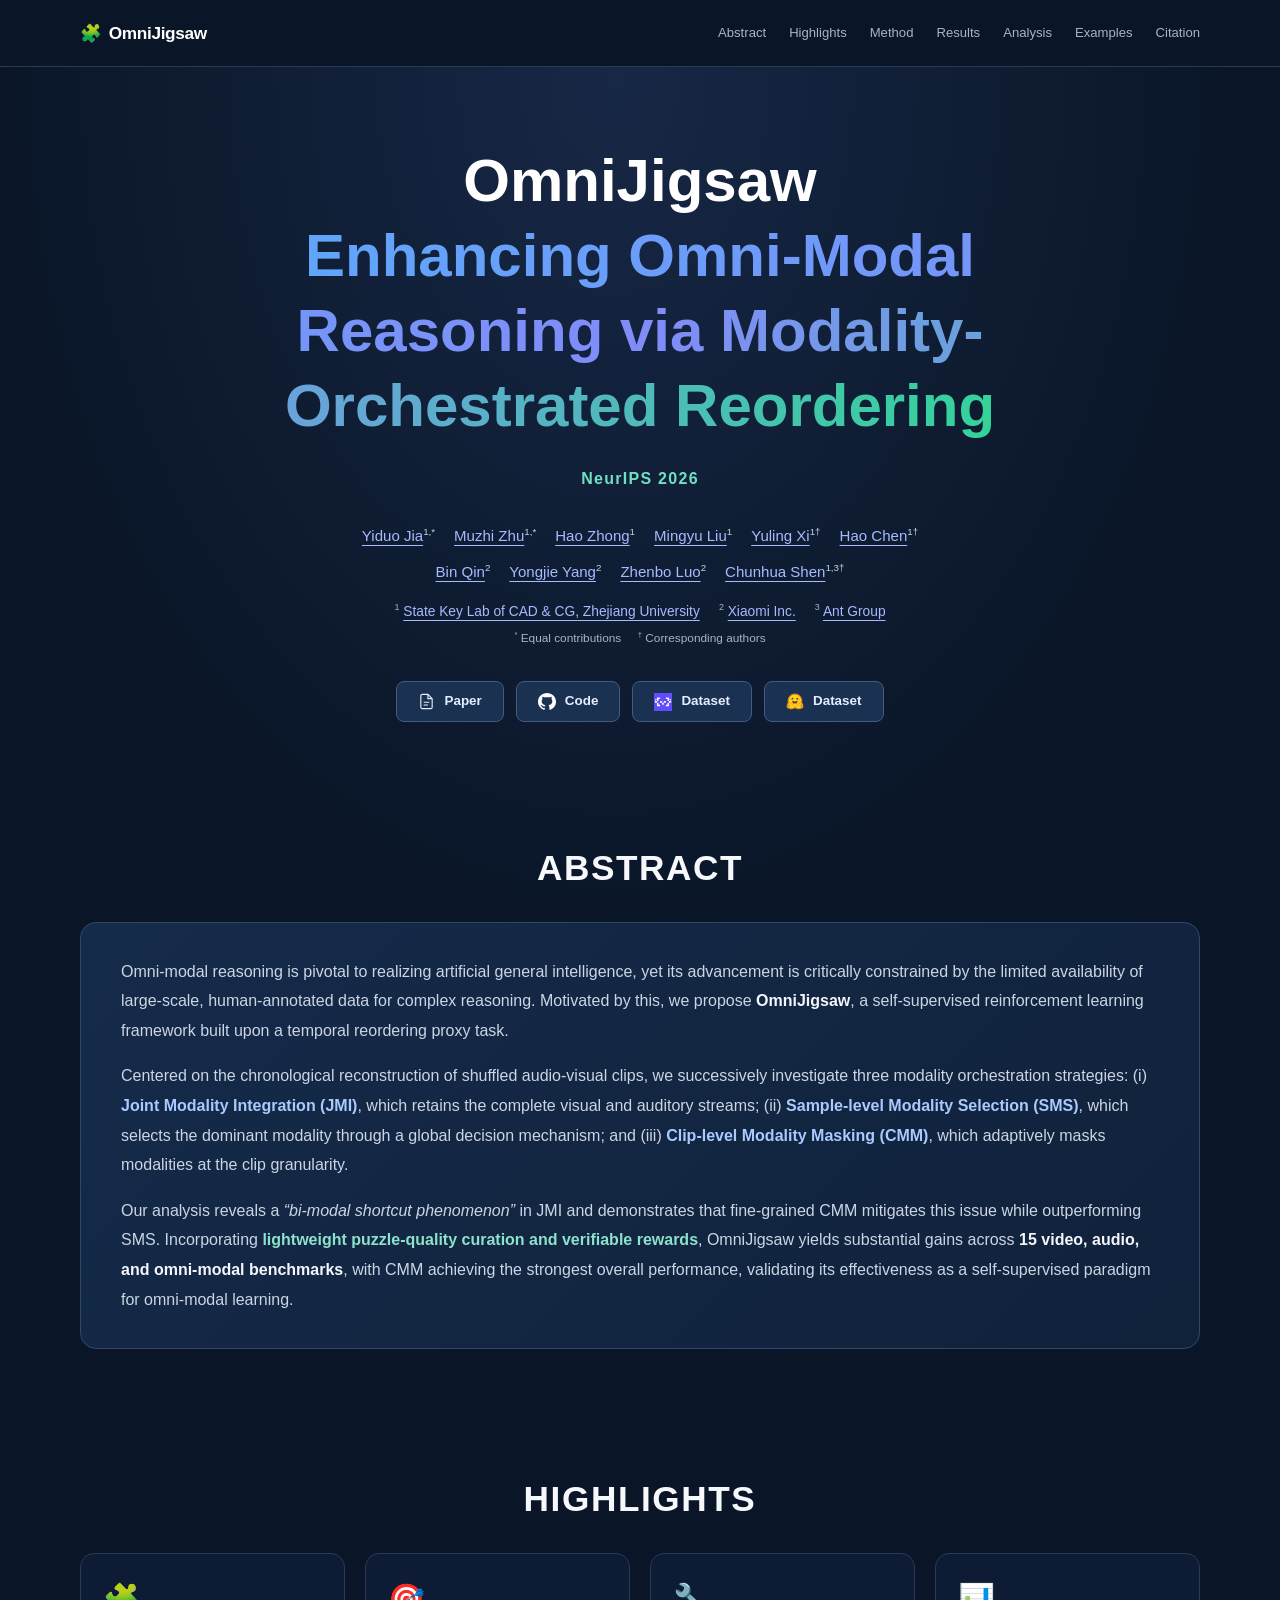
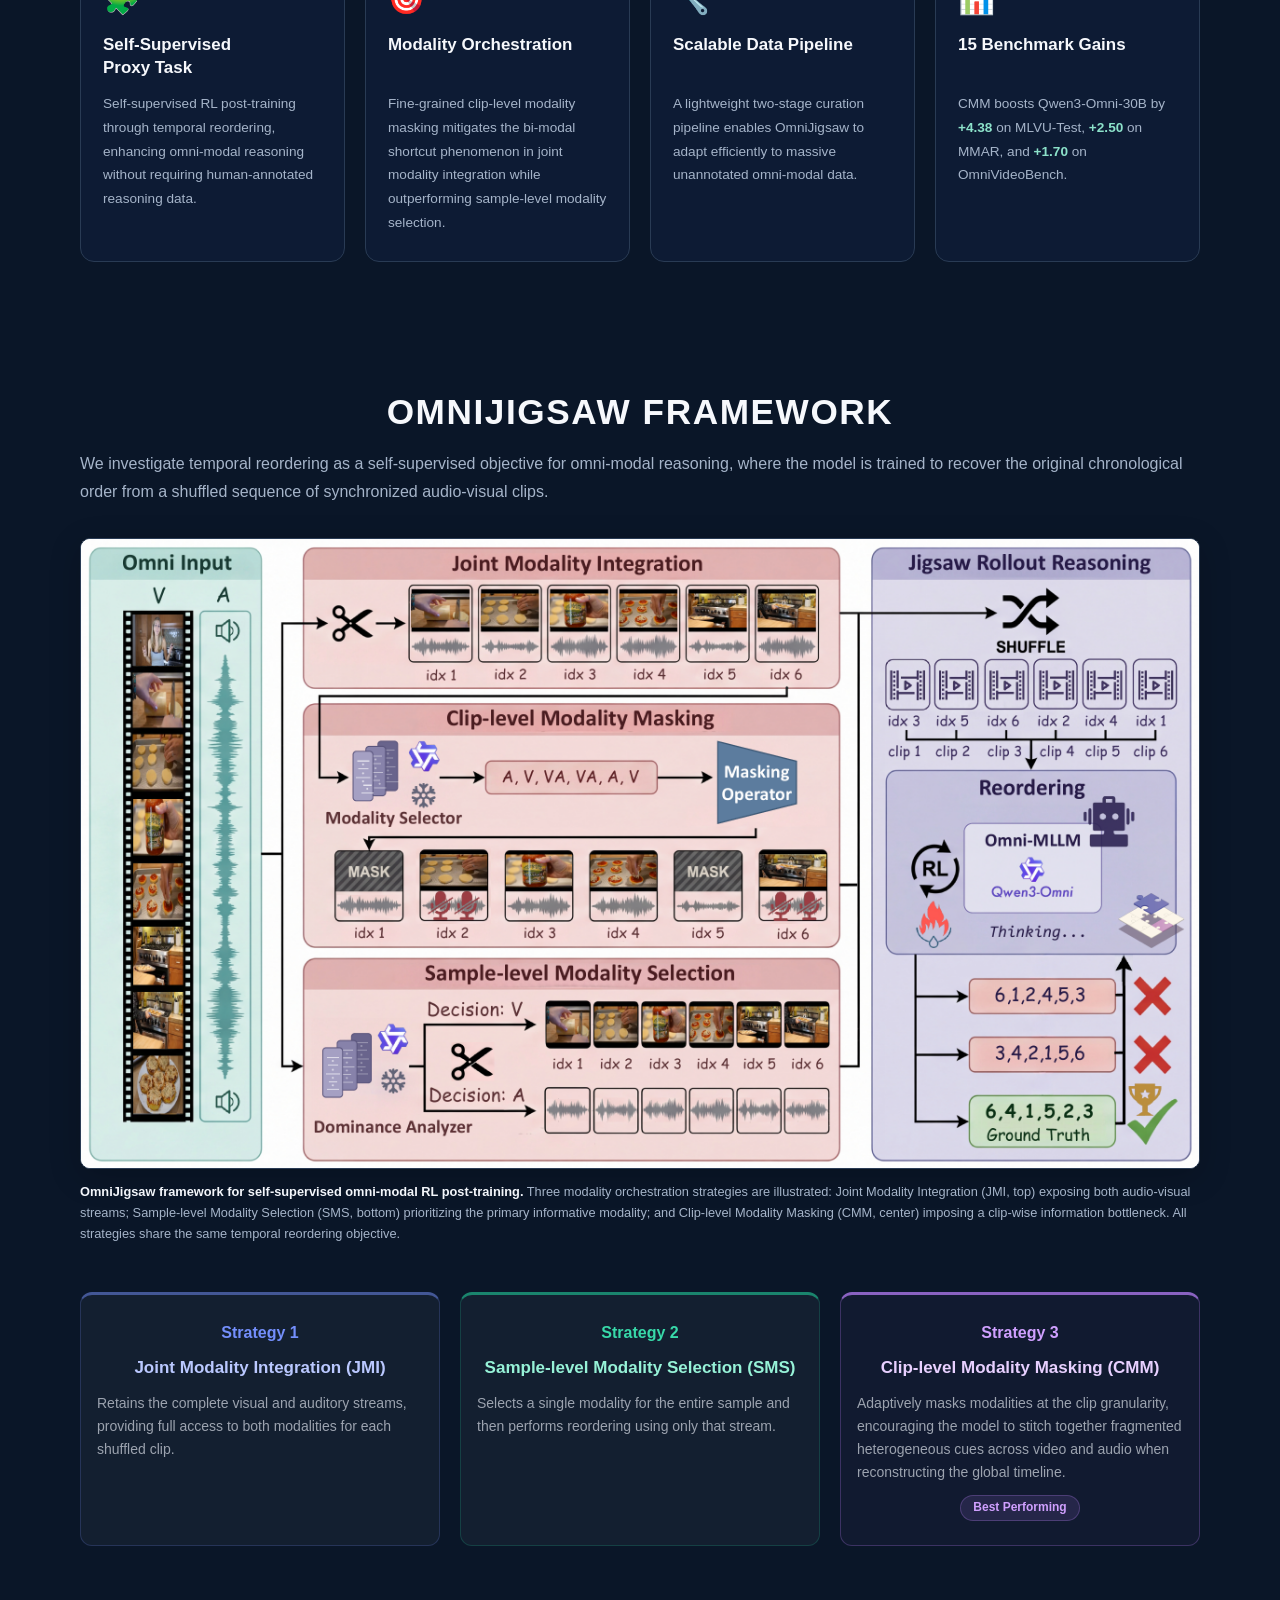
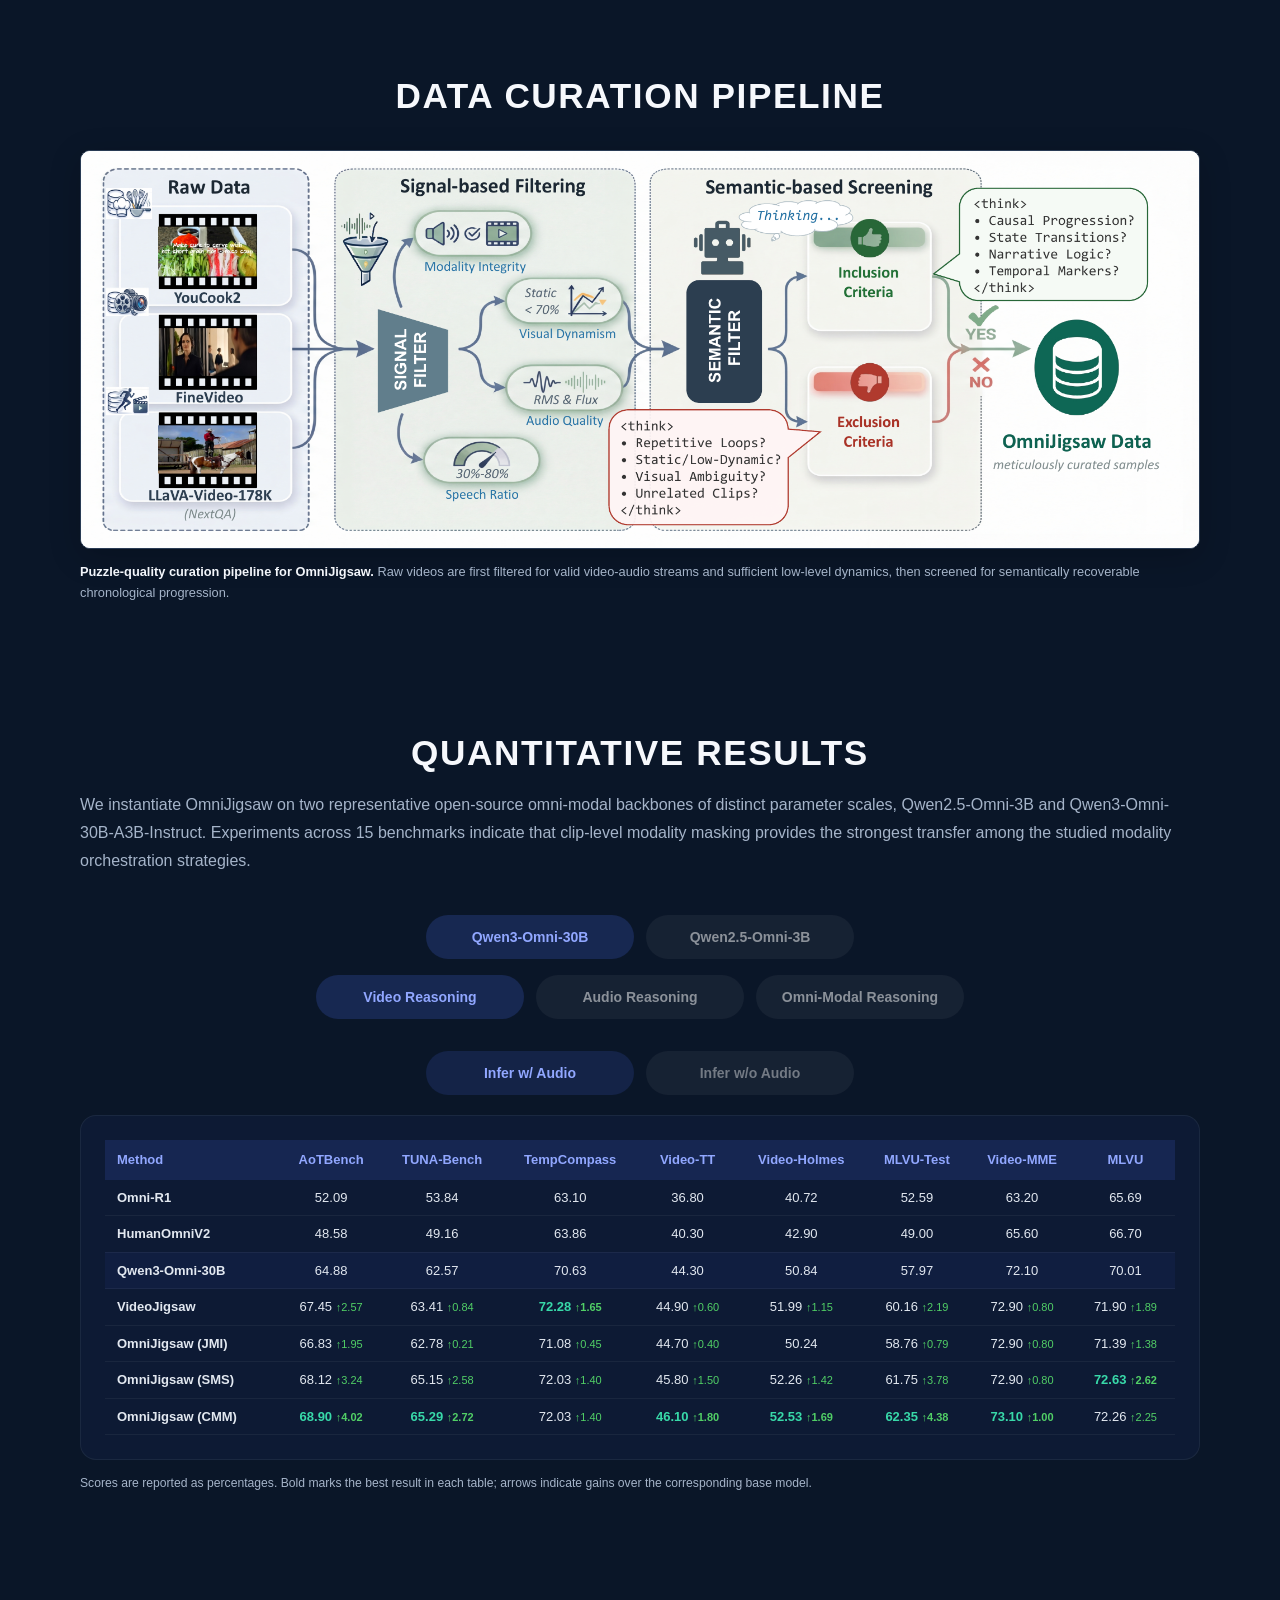
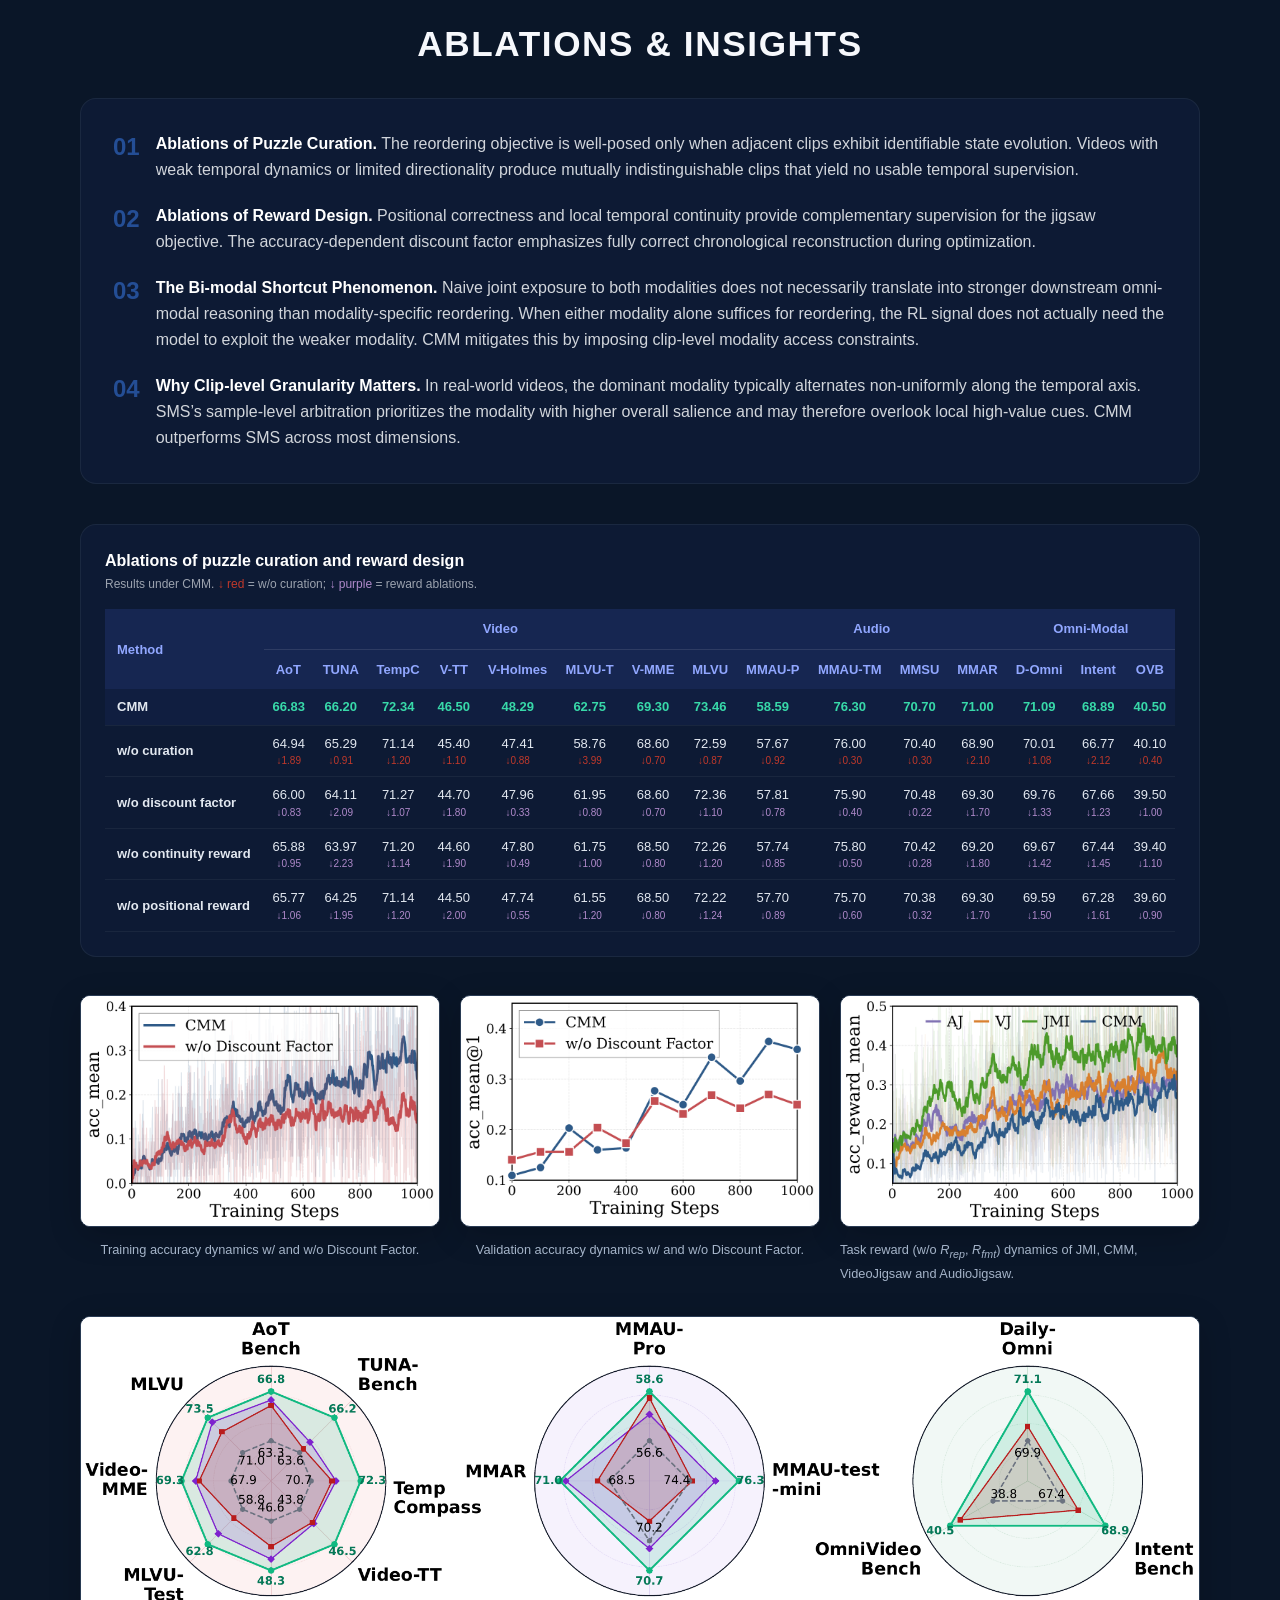
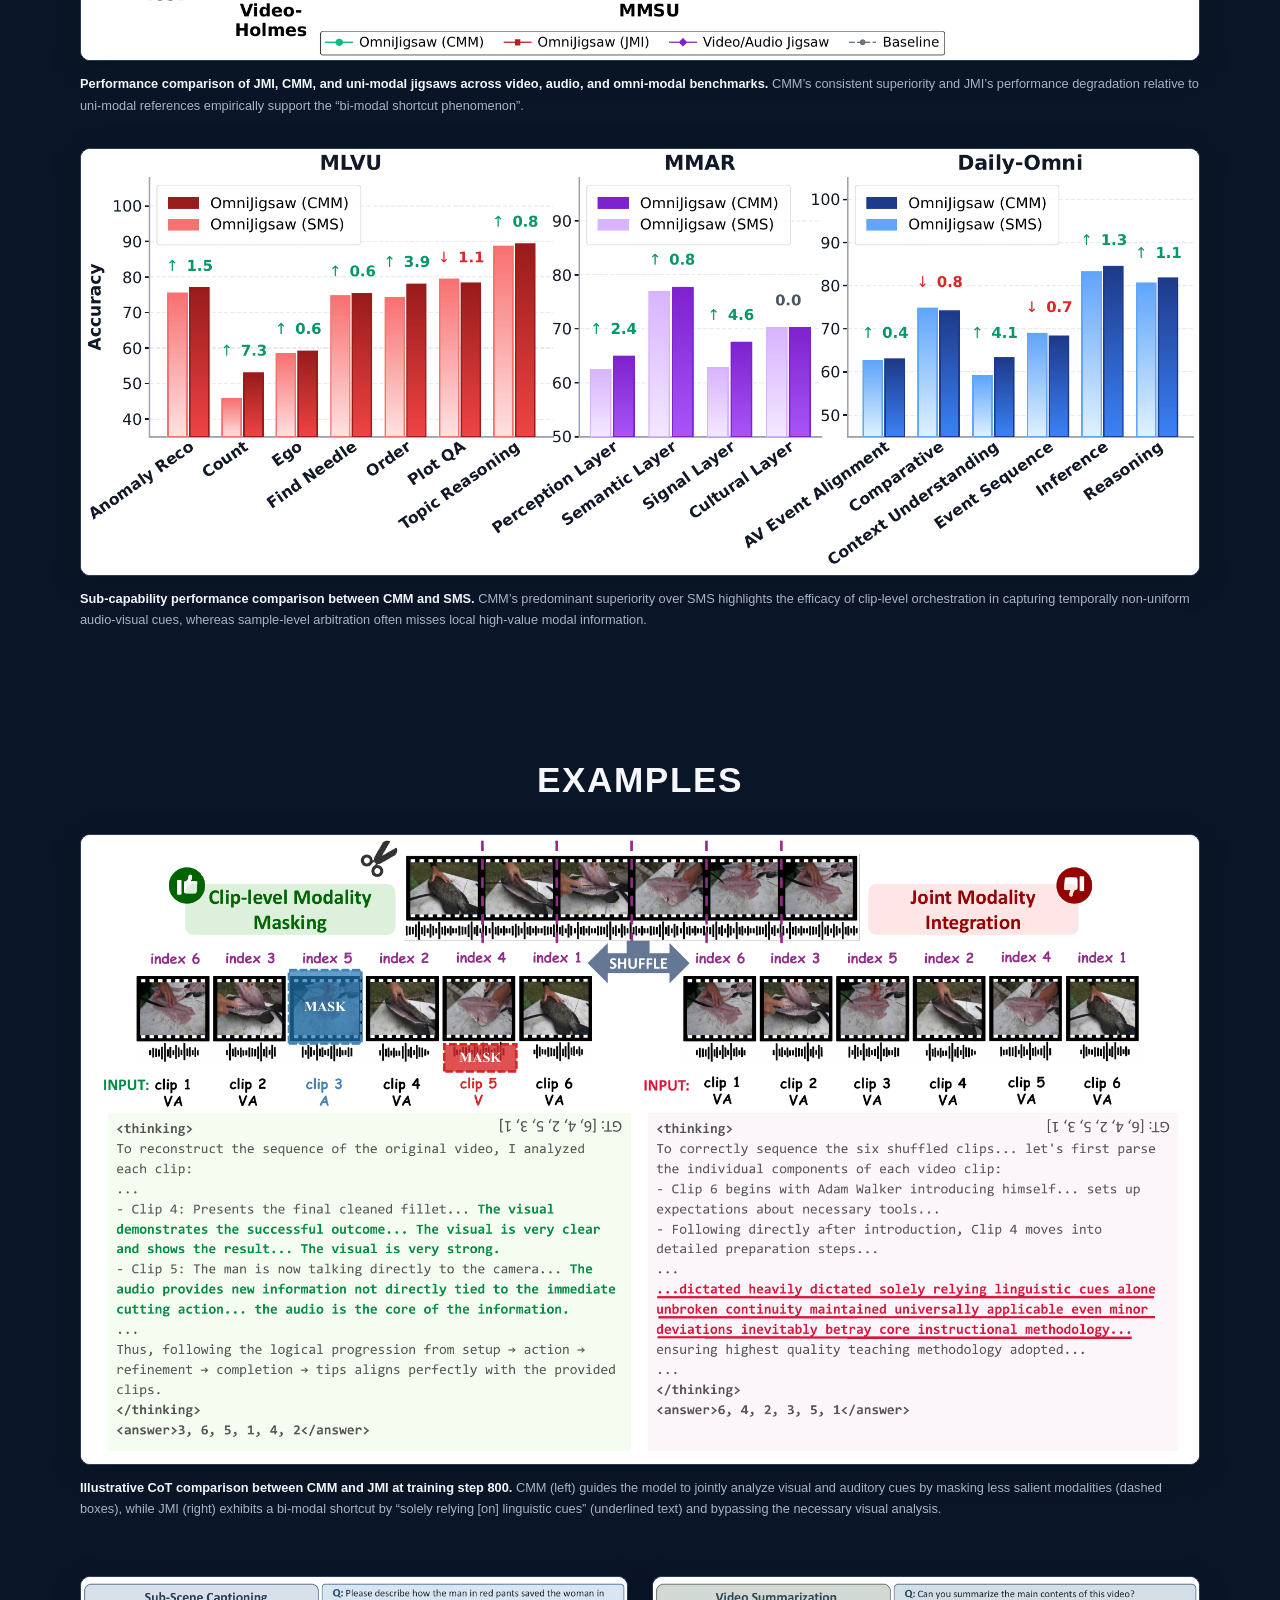
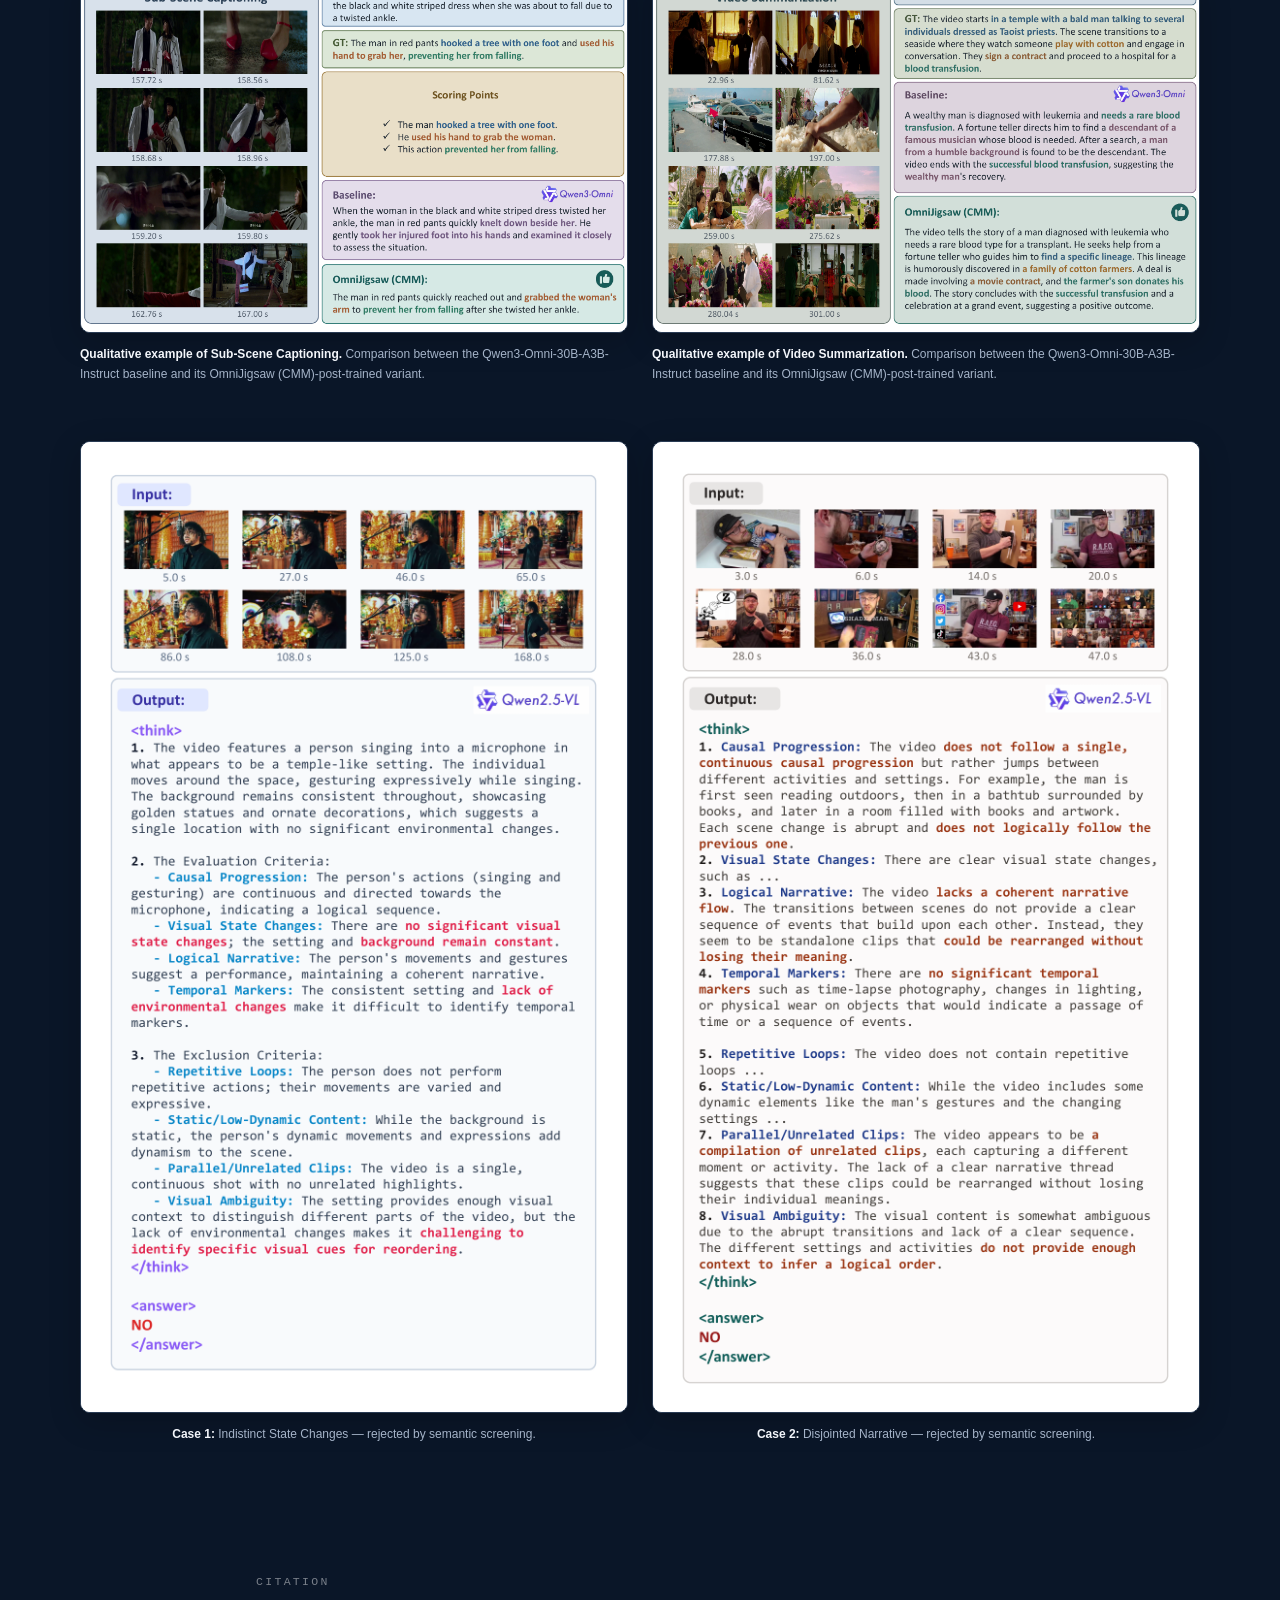
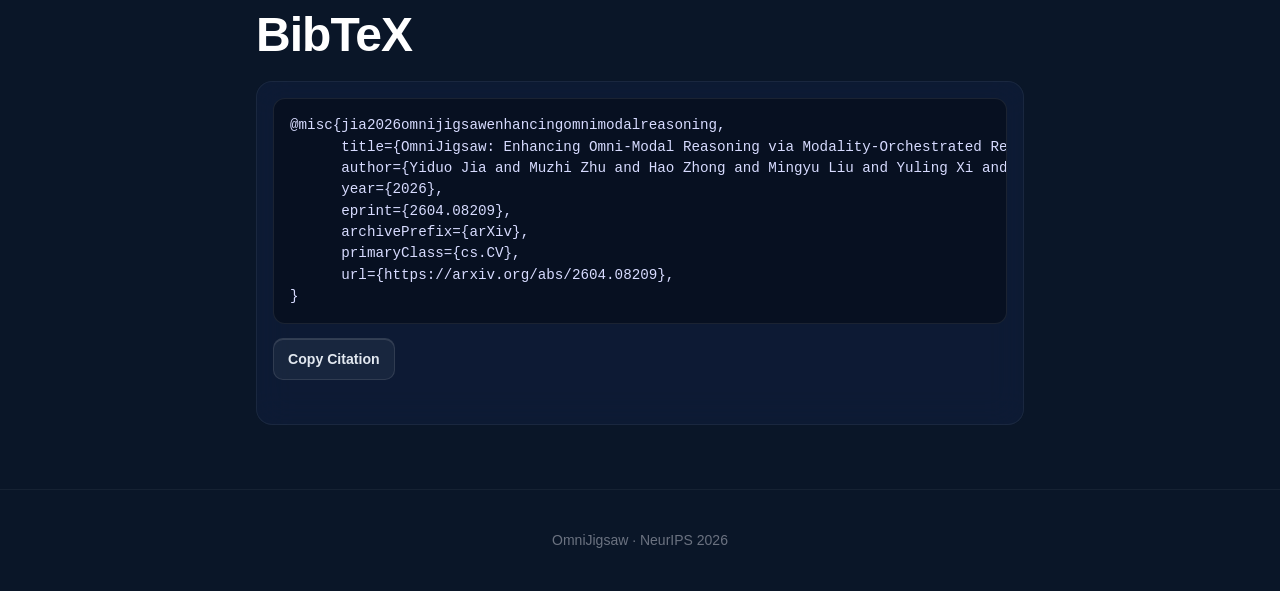
<file: docs/index.html>
<!DOCTYPE html>
<html lang="en">
<head>
  <meta charset="utf-8">
  <meta name="viewport" content="width=device-width, initial-scale=1">
  <title>OmniJigsaw · NeurIPS 2026</title>
  <meta name="description" content="OmniJigsaw enhances omni-modal reasoning through self-supervised reinforcement learning post-training on modality-orchestrated temporal reordering. NeurIPS 2026.">
  <meta property="og:title" content="OmniJigsaw: Enhancing Omni-Modal Reasoning via Modality-Orchestrated Reordering">
  <meta property="og:description" content="Self-supervised reinforcement learning post-training for omni-modal reasoning. Explore the framework, experimental results, analyses, and qualitative examples.">
  <meta property="og:type" content="website">
  <meta property="og:url" content="https://aim-uofa.github.io/OmniJigsaw/">
  <meta property="og:image" content="https://aim-uofa.github.io/OmniJigsaw/images/omnijigsaw_pipeline.png">
  <meta name="theme-color" content="#0a1628">
  <link rel="canonical" href="https://aim-uofa.github.io/OmniJigsaw/">
  <link rel="stylesheet" href="site.css">
  <script src="site.js" defer></script>
</head>
<body>
  <a class="skip-link" href="#main">Skip to content</a>
  <header class="site-header">
    <div class="container nav-bar">
      <a class="brand" href="#top"><span class="brand-mark" aria-hidden="true">🧩</span>OmniJigsaw</a>
      <button class="menu-toggle" type="button" aria-expanded="false" aria-controls="navigation">Menu</button>
      <nav class="nav-links" id="navigation" aria-label="Main navigation">
        <a href="#abstract">Abstract</a>
        <a href="#highlights">Highlights</a>
        <a href="#method">Method</a>
        <a href="#results">Results</a>
        <a href="#analysis">Analysis</a>
        <a href="#examples">Examples</a>
        <a href="#citation">Citation</a>
      </nav>
    </div>
  </header>

  <main id="main">
    <section class="hero container" id="top" aria-labelledby="title">
      <h1 id="title"><span class="project-name">OmniJigsaw</span><span class="project-subtitle">Enhancing Omni-Modal Reasoning via Modality-Orchestrated Reordering</span></h1>
      <p class="venue">NeurIPS 2026</p>
      <div class="authors">
        <span><a href="https://scholar.google.com/citations?user=oeqinEUAAAAJ&amp;hl=zh-CN">Yiduo Jia</a><sup>1,&#42;</sup></span>
        <span><a href="https://scholar.google.com/citations?user=064gBH4AAAAJ&amp;hl=zh-CN&amp;oi=ao">Muzhi Zhu</a><sup>1,&#42;</sup></span>
        <span><a href="https://scholar.google.com/citations?user=TnwXIMQAAAAJ&amp;hl=zh-CN">Hao Zhong</a><sup>1</sup></span>
        <span><a href="https://mingyulau.github.io/">Mingyu Liu</a><sup>1</sup></span>
        <span><a href="https://scholar.google.com/citations?hl=zh-CN&amp;user=5n05YgoAAAAJ&amp;view_op=list_works&amp;sortby=pubdate">Yuling Xi</a><sup>1†</sup></span>
        <span><a href="https://scholar.google.com/citations?user=FaOqRpcAAAAJ">Hao Chen</a><sup>1†</sup></span>
        <span class="author-break" aria-hidden="true"></span>
        <span><a href="https://scholar.google.com/citations?hl=zh-CN&amp;user=QaZ9uQ8AAAAJ">Bin Qin</a><sup>2</sup></span>
        <span><a href="https://openreview.net/profile?id=~Yongjie_Yang3">Yongjie Yang</a><sup>2</sup></span>
        <span><a href="https://scholar.google.com/citations?user=Sh6y-_EAAAAJ&amp;hl=zh-CN">Zhenbo Luo</a><sup>2</sup></span>
        <span><a href="https://cshen.github.io">Chunhua Shen</a><sup>1,3†</sup></span>
      </div>
      <p class="affiliations"><sup>1</sup> <a href="http://www.cad.zju.edu.cn/">State Key Lab of CAD &amp; CG, Zhejiang University</a> &nbsp; &nbsp; <sup>2</sup> <a href="https://www.mi.com/global/">Xiaomi&nbsp;Inc.</a> &nbsp; &nbsp; <sup>3</sup> <a href="https://www.antgroup.com/en">Ant&nbsp;Group</a></p>
      <p class="author-notes"><sup>&#42;</sup> Equal contributions &nbsp; &nbsp; <sup>†</sup> Corresponding authors</p>
      <div class="hero-links">
        <a class="button" href="https://arxiv.org/abs/2604.08209">
          <svg aria-hidden="true" viewBox="0 0 24 24" fill="none" stroke="currentColor" stroke-width="1.6"><path d="M14 2H6a2 2 0 0 0-2 2v16a2 2 0 0 0 2 2h12a2 2 0 0 0 2-2V8zM14 2v6h6M8 13h8M8 17h6"/></svg>
          Paper
        </a>
        <a class="button" href="https://github.com/aim-uofa/OmniJigsaw">
          <img class="button-icon" src="icons/github.svg" alt="" width="18" height="18">
          Code
        </a>
        <a class="button data-link" href="https://www.modelscope.cn/datasets/Jiayiduo/OmniJigsaw-8K" aria-label="Dataset on ModelScope" title="ModelScope">
          <img class="button-icon" src="icons/modelscope.ico" alt="" width="18" height="18">
          Dataset
        </a>
        <a class="button data-link" href="https://huggingface.co/datasets/zju/OmniJigsaw-8K" aria-label="Dataset on Hugging Face" title="Hugging Face">
          <img class="button-icon" src="icons/huggingface.svg" alt="" width="18" height="18">
          Dataset
        </a>
      </div>
    </section>

    <section class="section container" id="abstract" aria-labelledby="abstract-title">
      <div class="section-head"><h2 id="abstract-title">Abstract</h2></div>
      <div class="abstract">
        <p>Omni-modal reasoning is pivotal to realizing artificial general intelligence, yet its advancement is critically constrained by the limited availability of large-scale, human-annotated data for complex reasoning. Motivated by this, we propose <strong>OmniJigsaw</strong>, a self-supervised reinforcement learning framework built upon a temporal reordering proxy task.</p>
        <p>Centered on the chronological reconstruction of shuffled audio-visual clips, we successively investigate three modality orchestration strategies: (i) <strong class="emphasis-blue">Joint Modality Integration (JMI)</strong>, which retains the complete visual and auditory streams; (ii) <strong class="emphasis-blue">Sample-level Modality Selection (SMS)</strong>, which selects the dominant modality through a global decision mechanism; and (iii) <strong class="emphasis-blue">Clip-level Modality Masking (CMM)</strong>, which adaptively masks modalities at the clip granularity.</p>
        <p>Our analysis reveals a <em>“bi-modal shortcut phenomenon”</em> in JMI and demonstrates that fine-grained CMM mitigates this issue while outperforming SMS. Incorporating <strong class="emphasis-green">lightweight puzzle-quality curation and verifiable rewards</strong>, OmniJigsaw yields substantial gains across <strong>15 video, audio, and omni-modal benchmarks</strong>, with CMM achieving the strongest overall performance, validating its effectiveness as a self-supervised paradigm for omni-modal learning.</p>
      </div>
    </section>

    <section class="section container" id="highlights" aria-labelledby="highlights-title">
      <div class="section-head"><h2 id="highlights-title">Highlights</h2></div>
      <div class="highlight-grid">
        <article class="card highlight-card">
          <span class="highlight-icon" aria-hidden="true">🧩</span>
          <h3>Self-Supervised Proxy Task</h3>
          <p>Self-supervised RL post-training through temporal reordering, enhancing omni-modal reasoning without requiring human-annotated reasoning data.</p>
        </article>
        <article class="card highlight-card">
          <span class="highlight-icon" aria-hidden="true">🎯</span>
          <h3>Modality Orchestration</h3>
          <p>Fine-grained clip-level modality masking mitigates the bi-modal shortcut phenomenon in joint modality integration while outperforming sample-level modality selection.</p>
        </article>
        <article class="card highlight-card">
          <span class="highlight-icon" aria-hidden="true">🔧</span>
          <h3>Scalable Data Pipeline</h3>
          <p>A lightweight two-stage curation pipeline enables OmniJigsaw to adapt efficiently to massive unannotated omni-modal data.</p>
        </article>
        <article class="card highlight-card">
          <span class="highlight-icon" aria-hidden="true">📊</span>
          <h3>15 Benchmark Gains</h3>
          <p>CMM boosts Qwen3-Omni-30B by <strong class="emphasis-green">+4.38</strong> on MLVU-Test, <strong class="emphasis-green">+2.50</strong> on MMAR, and <strong class="emphasis-green">+1.70</strong> on OmniVideoBench.</p>
        </article>
      </div>
    </section>

    <section class="section container" id="method" aria-labelledby="method-title">
      <div class="section-head">
        <h2 id="method-title">OmniJigsaw Framework</h2>
        <p>We investigate temporal reordering as a self-supervised objective for omni-modal reasoning, where the model is trained to recover the original chronological order from a shuffled sequence of synchronized audio-visual clips.</p>
      </div>
      <figure class="figure wide-figure framework-figure">
        <a class="figure-link" href="images/omnijigsaw_pipeline.png" aria-label="View the OmniJigsaw framework (PNG)">
          <img src="images/omnijigsaw_pipeline.png" alt="OmniJigsaw framework showing joint modality integration, clip-level modality masking, and sample-level modality selection before temporal reordering." loading="lazy" decoding="async" width="2400" height="1350">
        </a>
        <figcaption><span class="caption-text"><strong>OmniJigsaw framework for self-supervised omni-modal RL post-training.</strong> Three modality orchestration strategies are illustrated: Joint Modality Integration (JMI, top) exposing both audio-visual streams; Sample-level Modality Selection (SMS, bottom) prioritizing the primary informative modality; and Clip-level Modality Masking (CMM, center) imposing a clip-wise information bottleneck. All strategies share the same temporal reordering objective.</span></figcaption>
      </figure>
      <div class="strategy-grid">
        <article class="card strategy-card">
          <div class="strategy-label">Strategy 1</div>
          <h3>Joint Modality Integration (JMI)</h3>
          <p>Retains the complete visual and auditory streams, providing full access to both modalities for each shuffled clip.</p>
        </article>
        <article class="card strategy-card">
          <div class="strategy-label">Strategy 2</div>
          <h3>Sample-level Modality Selection (SMS)</h3>
          <p>Selects a single modality for the entire sample and then performs reordering using only that stream.</p>
        </article>
        <article class="card strategy-card">
          <div class="strategy-label">Strategy 3</div>
          <h3>Clip-level Modality Masking (CMM)</h3>
          <p>Adaptively masks modalities at the clip granularity, encouraging the model to stitch together fragmented heterogeneous cues across video and audio when reconstructing the global timeline.</p>
          <span class="best-badge">Best Performing</span>
        </article>
      </div>
    </section>

    <section class="section container" id="data-pipeline" aria-labelledby="data-pipeline-title">
      <div class="section-head"><h2 id="data-pipeline-title">Data Curation Pipeline</h2></div>
      <figure class="figure wide-figure">
        <a class="figure-link" href="images/data_pipeline.png" aria-label="View the data-curation pipeline (PNG)">
          <img src="images/data_pipeline.png" alt="Two-stage puzzle curation: signal-based heuristic filtering followed by semantic screening for temporal coherence and identifiable state transitions." loading="lazy" decoding="async" width="2000" height="709">
        </a>
        <figcaption><span class="caption-text"><strong>Puzzle-quality curation pipeline for OmniJigsaw.</strong> Raw videos are first filtered for valid video-audio streams and sufficient low-level dynamics, then screened for semantically recoverable chronological progression.</span></figcaption>
      </figure>
    </section>

    <section class="section container" id="results" aria-labelledby="results-title">
      <div class="section-head">
        <h2 id="results-title">Quantitative Results</h2>
        <p>We instantiate OmniJigsaw on two representative open-source omni-modal backbones of distinct parameter scales, Qwen2.5-Omni-3B and Qwen3-Omni-30B-A3B-Instruct. Experiments across 15 benchmarks indicate that clip-level modality masking provides the strongest transfer among the studied modality orchestration strategies.</p>
      </div>
      <div class="result-controls">
        <div class="control-row">
          <span class="control-label" id="backbone-label">Backbone</span>
          <div class="control-group" role="group" aria-labelledby="backbone-label">
            <button class="choice" type="button" data-filter="backbone" data-value="30b" aria-pressed="true" aria-controls="result-panels">Qwen3-Omni-30B</button>
            <button class="choice" type="button" data-filter="backbone" data-value="3b" aria-pressed="false" aria-controls="result-panels">Qwen2.5-Omni-3B</button>
          </div>
        </div>
        <div class="control-row">
          <span class="control-label" id="domain-label">Modality</span>
          <div class="control-group" role="group" aria-labelledby="domain-label">
            <button class="choice" type="button" data-filter="domain" data-value="video" aria-pressed="true" aria-controls="result-panels">Video Reasoning</button>
            <button class="choice" type="button" data-filter="domain" data-value="audio" aria-pressed="false" aria-controls="result-panels">Audio Reasoning</button>
            <button class="choice" type="button" data-filter="domain" data-value="omni" aria-pressed="false" aria-controls="result-panels">Omni-Modal Reasoning</button>
          </div>
        </div>
        <div class="control-row" id="audio-controls">
          <span class="control-label" id="mode-label">Inference</span>
          <div class="control-group" role="group" aria-labelledby="mode-label">
            <button class="choice" type="button" data-filter="mode" data-value="audio" aria-pressed="true" aria-controls="result-panels">Infer w/ Audio</button>
            <button class="choice" type="button" data-filter="mode" data-value="silent" aria-pressed="false" aria-controls="result-panels">Infer w/o Audio</button>
          </div>
        </div>
      </div>
      <div id="result-panels">
        <div class="result-panel" data-backbone="30b" data-domain="video" data-mode="audio">
<div class="table-scroll" tabindex="0" role="region" aria-label="Qwen3-Omni-30B · Video reasoning · with audio"><table class="result-table">
<caption>Qwen3-Omni-30B · Video reasoning · with audio</caption>
<thead><tr><th scope="col">Method</th><th scope="col"><a href="https://huggingface.co/datasets/sherryxzh/AoTBench">AoTBench</a></th><th scope="col"><a href="https://huggingface.co/datasets/friedrichor/TUNA-Bench">TUNA-Bench</a></th><th scope="col"><a href="https://huggingface.co/datasets/lmms-eval/TempCompass">TempCompass</a></th><th scope="col"><a href="https://huggingface.co/datasets/lmms-eval/video-tt">Video-TT</a></th><th scope="col"><a href="https://huggingface.co/datasets/TencentARC/Video-Holmes">Video-Holmes</a></th><th scope="col"><a href="https://huggingface.co/datasets/MLVU/MLVU_Test">MLVU-Test</a></th><th scope="col"><a href="https://huggingface.co/datasets/lmms-eval/Video-MME">Video-MME</a></th><th scope="col"><a href="https://huggingface.co/datasets/MLVU/MVLU">MLVU</a></th></tr></thead>
<tbody>
<tr><th scope="row" class="method-name">Omni-R1</th><td>52.09</td><td>53.84</td><td>63.10</td><td>36.80</td><td>40.72</td><td>52.59</td><td>63.20</td><td>65.69</td></tr>
<tr><th scope="row" class="method-name">HumanOmniV2</th><td>48.58</td><td>49.16</td><td>63.86</td><td>40.30</td><td>42.90</td><td>49.00</td><td>65.60</td><td>66.70</td></tr>
<tr class="baseline"><th scope="row" class="method-name">Qwen3-Omni-30B</th><td>64.88</td><td>62.57</td><td>70.63</td><td>44.30</td><td>50.84</td><td>57.97</td><td>72.10</td><td>70.01</td></tr>
<tr><th scope="row" class="method-name">VideoJigsaw</th><td>67.45 <span class="gain">↑2.57</span></td><td>63.41 <span class="gain">↑0.84</span></td><td class="best">72.28 <span class="gain">↑1.65</span></td><td>44.90 <span class="gain">↑0.60</span></td><td>51.99 <span class="gain">↑1.15</span></td><td>60.16 <span class="gain">↑2.19</span></td><td>72.90 <span class="gain">↑0.80</span></td><td>71.90 <span class="gain">↑1.89</span></td></tr>
<tr><th scope="row" class="method-name"><strong>OmniJigsaw (JMI)</strong></th><td>66.83 <span class="gain">↑1.95</span></td><td>62.78 <span class="gain">↑0.21</span></td><td>71.08 <span class="gain">↑0.45</span></td><td>44.70 <span class="gain">↑0.40</span></td><td>50.24</td><td>58.76 <span class="gain">↑0.79</span></td><td>72.90 <span class="gain">↑0.80</span></td><td>71.39 <span class="gain">↑1.38</span></td></tr>
<tr><th scope="row" class="method-name"><strong>OmniJigsaw (SMS)</strong></th><td>68.12 <span class="gain">↑3.24</span></td><td>65.15 <span class="gain">↑2.58</span></td><td>72.03 <span class="gain">↑1.40</span></td><td>45.80 <span class="gain">↑1.50</span></td><td>52.26 <span class="gain">↑1.42</span></td><td>61.75 <span class="gain">↑3.78</span></td><td>72.90 <span class="gain">↑0.80</span></td><td class="best">72.63 <span class="gain">↑2.62</span></td></tr>
<tr class="cmm-row"><th scope="row" class="method-name"><strong>OmniJigsaw (CMM)</strong></th><td class="best">68.90 <span class="gain">↑4.02</span></td><td class="best">65.29 <span class="gain">↑2.72</span></td><td>72.03 <span class="gain">↑1.40</span></td><td class="best">46.10 <span class="gain">↑1.80</span></td><td class="best">52.53 <span class="gain">↑1.69</span></td><td class="best">62.35 <span class="gain">↑4.38</span></td><td class="best">73.10 <span class="gain">↑1.00</span></td><td>72.26 <span class="gain">↑2.25</span></td></tr>
</tbody></table></div></div>
<div class="result-panel" data-backbone="30b" data-domain="video" data-mode="silent">
<div class="table-scroll" tabindex="0" role="region" aria-label="Qwen3-Omni-30B · Video reasoning · without audio"><table class="result-table">
<caption>Qwen3-Omni-30B · Video reasoning · without audio</caption>
<thead><tr><th scope="col">Method</th><th scope="col"><a href="https://huggingface.co/datasets/sherryxzh/AoTBench">AoTBench</a></th><th scope="col"><a href="https://huggingface.co/datasets/friedrichor/TUNA-Bench">TUNA-Bench</a></th><th scope="col"><a href="https://huggingface.co/datasets/lmms-eval/TempCompass">TempCompass</a></th><th scope="col"><a href="https://huggingface.co/datasets/lmms-eval/video-tt">Video-TT</a></th><th scope="col"><a href="https://huggingface.co/datasets/TencentARC/Video-Holmes">Video-Holmes</a></th><th scope="col"><a href="https://huggingface.co/datasets/MLVU/MLVU_Test">MLVU-Test</a></th><th scope="col"><a href="https://huggingface.co/datasets/lmms-eval/Video-MME">Video-MME</a></th><th scope="col"><a href="https://huggingface.co/datasets/MLVU/MVLU">MLVU</a></th></tr></thead>
<tbody>
<tr><th scope="row" class="method-name">Video-R1</th><td>52.60</td><td>55.94</td><td>70.00</td><td>40.60</td><td>42.13</td><td>52.39</td><td>62.80</td><td>67.07</td></tr>
<tr><th scope="row" class="method-name">Omni-R1</th><td>51.03</td><td>52.65</td><td>62.78</td><td>37.00</td><td>38.76</td><td>51.00</td><td>60.30</td><td>64.86</td></tr>
<tr><th scope="row" class="method-name">HumanOmniV2</th><td>47.35</td><td>49.44</td><td>63.10</td><td>38.20</td><td>38.87</td><td>48.21</td><td>61.20</td><td>66.65</td></tr>
<tr class="baseline"><th scope="row" class="method-name">Qwen3-Omni-30B</th><td>63.32</td><td>63.62</td><td>70.70</td><td>43.80</td><td>46.60</td><td>58.76</td><td>67.90</td><td>70.98</td></tr>
<tr><th scope="row" class="method-name">VideoJigsaw</th><td>66.22 <span class="gain">↑2.90</span></td><td>64.39 <span class="gain">↑0.77</span></td><td>71.52 <span class="gain">↑0.82</span></td><td>44.90 <span class="gain">↑1.10</span></td><td>47.90 <span class="gain">↑1.30</span></td><td>61.55 <span class="gain">↑2.79</span></td><td>68.90 <span class="gain">↑1.00</span></td><td>73.14 <span class="gain">↑2.16</span></td></tr>
<tr><th scope="row" class="method-name"><strong>OmniJigsaw (JMI)</strong></th><td>65.83 <span class="gain">↑2.51</span></td><td>63.90 <span class="gain">↑0.28</span></td><td>71.39 <span class="gain">↑0.69</span></td><td>44.80 <span class="gain">↑1.00</span></td><td>47.47 <span class="gain">↑0.87</span></td><td>59.76 <span class="gain">↑1.00</span></td><td>68.80 <span class="gain">↑0.90</span></td><td>72.45 <span class="gain">↑1.47</span></td></tr>
<tr><th scope="row" class="method-name"><strong>OmniJigsaw (SMS)</strong></th><td>66.39 <span class="gain">↑3.07</span></td><td>64.73 <span class="gain">↑1.11</span></td><td>71.52 <span class="gain">↑0.82</span></td><td>45.90 <span class="gain">↑2.10</span></td><td>47.96 <span class="gain">↑1.36</span></td><td>60.76 <span class="gain">↑2.00</span></td><td>69.00 <span class="gain">↑1.10</span></td><td>72.17 <span class="gain">↑1.19</span></td></tr>
<tr class="cmm-row"><th scope="row" class="method-name"><strong>OmniJigsaw (CMM)</strong></th><td class="best">66.83 <span class="gain">↑3.51</span></td><td class="best">66.20 <span class="gain">↑2.58</span></td><td class="best">72.34 <span class="gain">↑1.64</span></td><td class="best">46.50 <span class="gain">↑2.70</span></td><td class="best">48.29 <span class="gain">↑1.69</span></td><td class="best">62.75 <span class="gain">↑3.99</span></td><td class="best">69.30 <span class="gain">↑1.40</span></td><td class="best">73.46 <span class="gain">↑2.48</span></td></tr>
</tbody></table></div></div>
<div class="result-panel" data-backbone="30b" data-domain="audio" data-mode="audio">
<div class="table-scroll" tabindex="0" role="region" aria-label="Qwen3-Omni-30B · Audio reasoning"><table class="result-table">
<caption>Qwen3-Omni-30B · Audio reasoning</caption>
<thead><tr><th scope="col">Method</th><th scope="col"><a href="https://huggingface.co/datasets/gamma-lab-umd/MMAU-Pro">MMAU-Pro</a></th><th scope="col"><a href="https://huggingface.co/datasets/gamma-lab-umd/MMAU-test-mini">MMAU-test-mini</a></th><th scope="col"><a href="https://huggingface.co/datasets/ddwang2000/MMSU">MMSU</a></th><th scope="col"><a href="https://huggingface.co/datasets/BoJack/MMAR">MMAR</a></th></tr></thead>
<tbody>
<tr><th scope="row" class="method-name">Omni-R1</th><td>52.36</td><td class="best">77.70</td><td>61.87</td><td>59.70</td></tr>
<tr><th scope="row" class="method-name">HumanOmniV2</th><td>53.49</td><td>75.90</td><td>60.83</td><td>61.80</td></tr>
<tr class="baseline"><th scope="row" class="method-name">Qwen3-Omni-30B</th><td>56.61</td><td>74.40</td><td>70.16</td><td>68.50</td></tr>
<tr><th scope="row" class="method-name">AudioJigsaw</th><td>57.67 <span class="gain">↑1.06</span></td><td>75.40 <span class="gain">↑1.00</span></td><td>70.30 <span class="gain">↑0.14</span></td><td>70.70 <span class="gain">↑2.20</span></td></tr>
<tr><th scope="row" class="method-name"><strong>OmniJigsaw (JMI)</strong></th><td>58.33 <span class="gain">↑1.72</span></td><td>74.50 <span class="gain">↑0.10</span></td><td>69.80</td><td>69.10 <span class="gain">↑0.60</span></td></tr>
<tr><th scope="row" class="method-name"><strong>OmniJigsaw (SMS)</strong></th><td>58.46 <span class="gain">↑1.85</span></td><td>75.80 <span class="gain">↑1.40</span></td><td>70.48 <span class="gain">↑0.32</span></td><td>69.50 <span class="gain">↑1.00</span></td></tr>
<tr class="cmm-row"><th scope="row" class="method-name"><strong>OmniJigsaw (CMM)</strong></th><td class="best">58.59 <span class="gain">↑1.98</span></td><td>76.30 <span class="gain">↑1.90</span></td><td class="best">70.70 <span class="gain">↑0.54</span></td><td class="best">71.00 <span class="gain">↑2.50</span></td></tr>
</tbody></table></div></div>
<div class="result-panel" data-backbone="30b" data-domain="omni" data-mode="audio">
<div class="table-scroll" tabindex="0" role="region" aria-label="Qwen3-Omni-30B · Omni-modal reasoning"><table class="result-table">
<caption>Qwen3-Omni-30B · Omni-modal reasoning</caption>
<thead><tr><th scope="col">Method</th><th scope="col"><a href="https://huggingface.co/datasets/liarliar/Daily-Omni">Daily-Omni</a></th><th scope="col"><a href="https://huggingface.co/datasets/PhilipC/IntentBench">IntentBench</a></th><th scope="col"><a href="https://huggingface.co/datasets/NJU-LINK/OmniVideoBench">OmniVideoBench</a></th></tr></thead>
<tbody>
<tr><th scope="row" class="method-name">Omni-R1</th><td>54.14</td><td>64.18</td><td>32.40</td></tr>
<tr><th scope="row" class="method-name">HumanOmniV2</th><td>58.48</td><td>68.21</td><td>33.50</td></tr>
<tr class="baseline"><th scope="row" class="method-name">Qwen3-Omni-30B</th><td>69.92</td><td>67.40</td><td>38.80</td></tr>
<tr><th scope="row" class="method-name"><strong>OmniJigsaw (JMI)</strong></th><td>70.26 <span class="gain">↑0.34</span></td><td>67.95 <span class="gain">↑0.55</span></td><td>40.10 <span class="gain">↑1.30</span></td></tr>
<tr><th scope="row" class="method-name"><strong>OmniJigsaw (SMS)</strong></th><td>70.26 <span class="gain">↑0.34</span></td><td>68.21 <span class="gain">↑0.81</span></td><td>40.20 <span class="gain">↑1.40</span></td></tr>
<tr class="cmm-row"><th scope="row" class="method-name"><strong>OmniJigsaw (CMM)</strong></th><td class="best">71.09 <span class="gain">↑1.17</span></td><td class="best">68.89 <span class="gain">↑1.49</span></td><td class="best">40.50 <span class="gain">↑1.70</span></td></tr>
</tbody></table></div></div>
<div class="result-panel" data-backbone="3b" data-domain="video" data-mode="audio">
<div class="table-scroll" tabindex="0" role="region" aria-label="Qwen2.5-Omni-3B · Video reasoning · with audio"><table class="result-table">
<caption>Qwen2.5-Omni-3B · Video reasoning · with audio</caption>
<thead><tr><th scope="col">Method</th><th scope="col"><a href="https://huggingface.co/datasets/sherryxzh/AoTBench">AoTBench</a></th><th scope="col"><a href="https://huggingface.co/datasets/friedrichor/TUNA-Bench">TUNA-Bench</a></th><th scope="col"><a href="https://huggingface.co/datasets/lmms-eval/TempCompass">TempCompass</a></th><th scope="col"><a href="https://huggingface.co/datasets/lmms-eval/video-tt">Video-TT</a></th><th scope="col"><a href="https://huggingface.co/datasets/TencentARC/Video-Holmes">Video-Holmes</a></th><th scope="col"><a href="https://huggingface.co/datasets/MLVU/MLVU_Test">MLVU-Test</a></th><th scope="col"><a href="https://huggingface.co/datasets/lmms-eval/Video-MME">Video-MME</a></th><th scope="col"><a href="https://huggingface.co/datasets/MLVU/MVLU">MLVU</a></th></tr></thead>
<tbody>
<tr><th scope="row" class="method-name">Omni-R1</th><td>52.09</td><td class="best">53.84</td><td>63.10</td><td>36.80</td><td>40.72</td><td class="best">52.59</td><td>63.20</td><td>65.69</td></tr>
<tr><th scope="row" class="method-name">HumanOmniV2</th><td>48.58</td><td>49.16</td><td>63.86</td><td class="best">40.30</td><td class="best">42.90</td><td>49.00</td><td class="best">65.60</td><td class="best">66.70</td></tr>
<tr class="baseline"><th scope="row" class="method-name">Qwen2.5-Omni-3B</th><td>50.20</td><td>49.86</td><td>62.85</td><td>32.30</td><td>36.04</td><td>44.82</td><td>56.70</td><td>57.50</td></tr>
<tr><th scope="row" class="method-name">VideoJigsaw</th><td>52.60 <span class="gain">↑2.40</span></td><td>51.05 <span class="gain">↑1.19</span></td><td>64.18 <span class="gain">↑1.33</span></td><td>33.40 <span class="gain">↑1.10</span></td><td>37.56 <span class="gain">↑1.52</span></td><td>46.41 <span class="gain">↑1.59</span></td><td>58.30 <span class="gain">↑1.60</span></td><td>59.61 <span class="gain">↑2.11</span></td></tr>
<tr><th scope="row" class="method-name"><strong>OmniJigsaw (JMI)</strong></th><td>51.93 <span class="gain">↑1.73</span></td><td>48.95</td><td>63.80 <span class="gain">↑0.95</span></td><td>32.50 <span class="gain">↑0.20</span></td><td>36.69 <span class="gain">↑0.65</span></td><td>44.42</td><td>58.10 <span class="gain">↑1.40</span></td><td>58.51 <span class="gain">↑1.01</span></td></tr>
<tr><th scope="row" class="method-name"><strong>OmniJigsaw (SMS)</strong></th><td>52.76 <span class="gain">↑2.56</span></td><td>51.26 <span class="gain">↑1.40</span></td><td>65.44 <span class="gain">↑2.59</span></td><td>33.40 <span class="gain">↑1.10</span></td><td>38.81 <span class="gain">↑2.77</span></td><td>45.62 <span class="gain">↑0.80</span></td><td>58.30 <span class="gain">↑1.60</span></td><td>59.61 <span class="gain">↑2.11</span></td></tr>
<tr class="cmm-row"><th scope="row" class="method-name"><strong>OmniJigsaw (CMM)</strong></th><td class="best">53.66 <span class="gain">↑3.46</span></td><td>51.40 <span class="gain">↑1.54</span></td><td class="best">66.46 <span class="gain">↑3.61</span></td><td>36.20 <span class="gain">↑3.90</span></td><td>39.74 <span class="gain">↑3.70</span></td><td>47.81 <span class="gain">↑2.99</span></td><td>58.90 <span class="gain">↑2.20</span></td><td>61.50 <span class="gain">↑4.00</span></td></tr>
</tbody></table></div></div>
<div class="result-panel" data-backbone="3b" data-domain="video" data-mode="silent">
<div class="table-scroll" tabindex="0" role="region" aria-label="Qwen2.5-Omni-3B · Video reasoning · without audio"><table class="result-table">
<caption>Qwen2.5-Omni-3B · Video reasoning · without audio</caption>
<thead><tr><th scope="col">Method</th><th scope="col"><a href="https://huggingface.co/datasets/sherryxzh/AoTBench">AoTBench</a></th><th scope="col"><a href="https://huggingface.co/datasets/friedrichor/TUNA-Bench">TUNA-Bench</a></th><th scope="col"><a href="https://huggingface.co/datasets/lmms-eval/TempCompass">TempCompass</a></th><th scope="col"><a href="https://huggingface.co/datasets/lmms-eval/video-tt">Video-TT</a></th><th scope="col"><a href="https://huggingface.co/datasets/TencentARC/Video-Holmes">Video-Holmes</a></th><th scope="col"><a href="https://huggingface.co/datasets/MLVU/MLVU_Test">MLVU-Test</a></th><th scope="col"><a href="https://huggingface.co/datasets/lmms-eval/Video-MME">Video-MME</a></th><th scope="col"><a href="https://huggingface.co/datasets/MLVU/MVLU">MLVU</a></th></tr></thead>
<tbody>
<tr><th scope="row" class="method-name">Video-R1</th><td class="best">52.60</td><td class="best">55.94</td><td class="best">70.00</td><td class="best">40.60</td><td class="best">42.13</td><td class="best">52.39</td><td class="best">62.80</td><td class="best">67.07</td></tr>
<tr><th scope="row" class="method-name">Omni-R1</th><td>51.03</td><td>52.65</td><td>62.78</td><td>37.00</td><td>38.76</td><td>51.00</td><td>60.30</td><td>64.86</td></tr>
<tr><th scope="row" class="method-name">HumanOmniV2</th><td>47.35</td><td>49.44</td><td>63.10</td><td>38.20</td><td>38.87</td><td>48.21</td><td>61.20</td><td>66.65</td></tr>
<tr class="baseline"><th scope="row" class="method-name">Qwen2.5-Omni-3B</th><td>47.96</td><td>47.56</td><td>63.86</td><td>32.10</td><td>32.44</td><td>44.82</td><td>52.40</td><td>58.14</td></tr>
<tr><th scope="row" class="method-name">VideoJigsaw</th><td>50.75 <span class="gain">↑2.79</span></td><td>51.12 <span class="gain">↑3.56</span></td><td>64.81 <span class="gain">↑0.95</span></td><td>32.70 <span class="gain">↑0.60</span></td><td>34.40 <span class="gain">↑1.96</span></td><td>46.02 <span class="gain">↑1.20</span></td><td>54.00 <span class="gain">↑1.60</span></td><td>59.98 <span class="gain">↑1.84</span></td></tr>
<tr><th scope="row" class="method-name"><strong>OmniJigsaw (JMI)</strong></th><td>48.97 <span class="gain">↑1.01</span></td><td>49.51 <span class="gain">↑1.95</span></td><td>64.68 <span class="gain">↑0.82</span></td><td>32.20 <span class="gain">↑0.10</span></td><td>33.10 <span class="gain">↑0.66</span></td><td>44.62</td><td>53.80 <span class="gain">↑1.40</span></td><td>58.97 <span class="gain">↑0.83</span></td></tr>
<tr><th scope="row" class="method-name"><strong>OmniJigsaw (SMS)</strong></th><td>50.42 <span class="gain">↑2.46</span></td><td>50.91 <span class="gain">↑3.35</span></td><td>65.13 <span class="gain">↑1.27</span></td><td>32.80 <span class="gain">↑0.70</span></td><td>34.89 <span class="gain">↑2.45</span></td><td>45.62 <span class="gain">↑0.80</span></td><td>54.70 <span class="gain">↑2.30</span></td><td>59.75 <span class="gain">↑1.61</span></td></tr>
<tr class="cmm-row"><th scope="row" class="method-name"><strong>OmniJigsaw (CMM)</strong></th><td>50.92 <span class="gain">↑2.96</span></td><td>51.54 <span class="gain">↑3.98</span></td><td>65.44 <span class="gain">↑1.58</span></td><td>33.50 <span class="gain">↑1.40</span></td><td>36.80 <span class="gain">↑4.36</span></td><td>46.41 <span class="gain">↑1.59</span></td><td>55.30 <span class="gain">↑2.90</span></td><td>61.91 <span class="gain">↑3.77</span></td></tr>
</tbody></table></div></div>
<div class="result-panel" data-backbone="3b" data-domain="audio" data-mode="audio">
<div class="table-scroll" tabindex="0" role="region" aria-label="Qwen2.5-Omni-3B · Audio reasoning"><table class="result-table">
<caption>Qwen2.5-Omni-3B · Audio reasoning</caption>
<thead><tr><th scope="col">Method</th><th scope="col"><a href="https://huggingface.co/datasets/gamma-lab-umd/MMAU-Pro">MMAU-Pro</a></th><th scope="col"><a href="https://huggingface.co/datasets/gamma-lab-umd/MMAU-test-mini">MMAU-test-mini</a></th><th scope="col"><a href="https://huggingface.co/datasets/ddwang2000/MMSU">MMSU</a></th><th scope="col"><a href="https://huggingface.co/datasets/BoJack/MMAR">MMAR</a></th></tr></thead>
<tbody>
<tr><th scope="row" class="method-name">Omni-R1</th><td>52.36</td><td class="best">77.70</td><td class="best">61.87</td><td>59.70</td></tr>
<tr><th scope="row" class="method-name">HumanOmniV2</th><td class="best">53.49</td><td>75.90</td><td>60.83</td><td class="best">61.80</td></tr>
<tr class="baseline"><th scope="row" class="method-name">Qwen2.5-Omni-3B</th><td>46.20</td><td>73.40</td><td>55.00</td><td>53.80</td></tr>
<tr><th scope="row" class="method-name">AudioJigsaw</th><td>50.05 <span class="gain">↑3.85</span></td><td>73.00</td><td>57.95 <span class="gain">↑2.95</span></td><td>54.90 <span class="gain">↑1.10</span></td></tr>
<tr><th scope="row" class="method-name"><strong>OmniJigsaw (JMI)</strong></th><td>48.01 <span class="gain">↑1.81</span></td><td>72.80</td><td>57.83 <span class="gain">↑2.83</span></td><td>53.40</td></tr>
<tr><th scope="row" class="method-name"><strong>OmniJigsaw (SMS)</strong></th><td>49.77 <span class="gain">↑3.57</span></td><td>73.20</td><td>58.31 <span class="gain">↑3.31</span></td><td>56.90 <span class="gain">↑3.10</span></td></tr>
<tr class="cmm-row"><th scope="row" class="method-name"><strong>OmniJigsaw (CMM)</strong></th><td>51.06 <span class="gain">↑4.86</span></td><td>73.50 <span class="gain">↑0.10</span></td><td>59.39 <span class="gain">↑4.39</span></td><td>57.60 <span class="gain">↑3.80</span></td></tr>
</tbody></table></div></div>
<div class="result-panel" data-backbone="3b" data-domain="omni" data-mode="audio">
<div class="table-scroll" tabindex="0" role="region" aria-label="Qwen2.5-Omni-3B · Omni-modal reasoning"><table class="result-table">
<caption>Qwen2.5-Omni-3B · Omni-modal reasoning</caption>
<thead><tr><th scope="col">Method</th><th scope="col"><a href="https://huggingface.co/datasets/liarliar/Daily-Omni">Daily-Omni</a></th><th scope="col"><a href="https://huggingface.co/datasets/PhilipC/IntentBench">IntentBench</a></th><th scope="col"><a href="https://huggingface.co/datasets/NJU-LINK/OmniVideoBench">OmniVideoBench</a></th></tr></thead>
<tbody>
<tr><th scope="row" class="method-name">Omni-R1</th><td>54.14</td><td>64.18</td><td>32.40</td></tr>
<tr><th scope="row" class="method-name">HumanOmniV2</th><td>58.48</td><td class="best">68.21</td><td>33.50</td></tr>
<tr class="baseline"><th scope="row" class="method-name">Qwen2.5-Omni-3B</th><td>55.05</td><td>59.30</td><td>31.20</td></tr>
<tr><th scope="row" class="method-name"><strong>OmniJigsaw (JMI)</strong></th><td>56.64 <span class="gain">↑1.59</span></td><td>60.19 <span class="gain">↑0.89</span></td><td>31.50 <span class="gain">↑0.30</span></td></tr>
<tr><th scope="row" class="method-name"><strong>OmniJigsaw (SMS)</strong></th><td>59.73 <span class="gain">↑4.68</span></td><td>61.38 <span class="gain">↑2.08</span></td><td>33.40 <span class="gain">↑2.20</span></td></tr>
<tr class="cmm-row"><th scope="row" class="method-name"><strong>OmniJigsaw (CMM)</strong></th><td class="best">61.90 <span class="gain">↑6.85</span></td><td>62.82 <span class="gain">↑3.52</span></td><td class="best">34.50 <span class="gain">↑3.30</span></td></tr>
</tbody></table></div></div>
      </div>
      <p class="table-note">Scores are reported as percentages. Bold marks the best result in each table; arrows indicate gains over the corresponding base model.</p>
    </section>

    <section class="section container" id="analysis" aria-labelledby="analysis-title">
      <div class="section-head"><h2 id="analysis-title">Ablations &amp; Insights</h2></div>
      <ol class="insight-list">
        <li><p><strong>Ablations of Puzzle Curation.</strong> The reordering objective is well-posed only when adjacent clips exhibit identifiable state evolution. Videos with weak temporal dynamics or limited directionality produce mutually indistinguishable clips that yield no usable temporal supervision.</p></li>
        <li><p><strong>Ablations of Reward Design.</strong> Positional correctness and local temporal continuity provide complementary supervision for the jigsaw objective. The accuracy-dependent discount factor emphasizes fully correct chronological reconstruction during optimization.</p></li>
        <li><p><strong>The Bi-modal Shortcut Phenomenon.</strong> Naive joint exposure to both modalities does not necessarily translate into stronger downstream omni-modal reasoning than modality-specific reordering. When either modality alone suffices for reordering, the RL signal does not actually need the model to exploit the weaker modality. CMM mitigates this by imposing clip-level modality access constraints.</p></li>
        <li><p><strong>Why Clip-level Granularity Matters.</strong> In real-world videos, the dominant modality typically alternates non-uniformly along the temporal axis. SMS’s sample-level arbitration prioritizes the modality with higher overall salience and may therefore overlook local high-value cues. CMM outperforms SMS across most dimensions.</p></li>
      </ol>
      <div class="ablation-card">
        <h3 class="ablation-heading">Ablations of puzzle curation and reward design</h3>
        <p class="ablation-legend">Results under CMM. <span class="curation-color">↓ red</span> = w/o curation; <span class="reward-color">↓ purple</span> = reward ablations.</p>
        <div class="ablation-scroll" tabindex="0" role="region" aria-label="CMM ablations · Qwen3-Omni-30B · video inference without audio"><table class="result-table ablation-table">
<caption>CMM ablations · Qwen3-Omni-30B · video inference without audio</caption>
<thead>
<tr><th scope="col" class="method-name" rowspan="2">Method</th><th scope="colgroup" colspan="8">Video</th><th scope="colgroup" colspan="4">Audio</th><th scope="colgroup" colspan="3">Omni-Modal</th></tr>
<tr><th scope="col"><a href="https://huggingface.co/datasets/sherryxzh/AoTBench" title="AoTBench">AoT</a></th><th scope="col"><a href="https://huggingface.co/datasets/friedrichor/TUNA-Bench" title="TUNA-Bench">TUNA</a></th><th scope="col"><a href="https://huggingface.co/datasets/lmms-eval/TempCompass" title="TempCompass">TempC</a></th><th scope="col"><a href="https://huggingface.co/datasets/lmms-eval/video-tt" title="Video-TT">V-TT</a></th><th scope="col"><a href="https://huggingface.co/datasets/TencentARC/Video-Holmes" title="Video-Holmes">V-Holmes</a></th><th scope="col"><a href="https://huggingface.co/datasets/MLVU/MLVU_Test" title="MLVU-Test">MLVU-T</a></th><th scope="col"><a href="https://huggingface.co/datasets/lmms-eval/Video-MME" title="Video-MME">V-MME</a></th><th scope="col"><a href="https://huggingface.co/datasets/MLVU/MVLU" title="MLVU">MLVU</a></th><th scope="col"><a href="https://huggingface.co/datasets/gamma-lab-umd/MMAU-Pro" title="MMAU-Pro">MMAU-P</a></th><th scope="col"><a href="https://huggingface.co/datasets/gamma-lab-umd/MMAU-test-mini" title="MMAU-test-mini">MMAU-TM</a></th><th scope="col"><a href="https://huggingface.co/datasets/ddwang2000/MMSU" title="MMSU">MMSU</a></th><th scope="col"><a href="https://huggingface.co/datasets/BoJack/MMAR" title="MMAR">MMAR</a></th><th scope="col"><a href="https://huggingface.co/datasets/liarliar/Daily-Omni" title="Daily-Omni">D-Omni</a></th><th scope="col"><a href="https://huggingface.co/datasets/PhilipC/IntentBench" title="IntentBench">Intent</a></th><th scope="col"><a href="https://huggingface.co/datasets/NJU-LINK/OmniVideoBench" title="OmniVideoBench">OVB</a></th></tr>
</thead>
<tbody>
<tr class="baseline"><th scope="row" class="method-name">CMM</th><td class="best">66.83</td><td class="best">66.20</td><td class="best">72.34</td><td class="best">46.50</td><td class="best">48.29</td><td class="best">62.75</td><td class="best">69.30</td><td class="best">73.46</td><td class="best">58.59</td><td class="best">76.30</td><td class="best">70.70</td><td class="best">71.00</td><td class="best">71.09</td><td class="best">68.89</td><td class="best">40.50</td></tr>
<tr class="curation-row"><th scope="row" class="method-name">w/o curation</th><td>64.94 <span class="drop">↓1.89</span></td><td>65.29 <span class="drop">↓0.91</span></td><td>71.14 <span class="drop">↓1.20</span></td><td>45.40 <span class="drop">↓1.10</span></td><td>47.41 <span class="drop">↓0.88</span></td><td>58.76 <span class="drop">↓3.99</span></td><td>68.60 <span class="drop">↓0.70</span></td><td>72.59 <span class="drop">↓0.87</span></td><td>57.67 <span class="drop">↓0.92</span></td><td>76.00 <span class="drop">↓0.30</span></td><td>70.40 <span class="drop">↓0.30</span></td><td>68.90 <span class="drop">↓2.10</span></td><td>70.01 <span class="drop">↓1.08</span></td><td>66.77 <span class="drop">↓2.12</span></td><td>40.10 <span class="drop">↓0.40</span></td></tr>
<tr class="reward-row"><th scope="row" class="method-name">w/o discount factor</th><td>66.00 <span class="drop">↓0.83</span></td><td>64.11 <span class="drop">↓2.09</span></td><td>71.27 <span class="drop">↓1.07</span></td><td>44.70 <span class="drop">↓1.80</span></td><td>47.96 <span class="drop">↓0.33</span></td><td>61.95 <span class="drop">↓0.80</span></td><td>68.60 <span class="drop">↓0.70</span></td><td>72.36 <span class="drop">↓1.10</span></td><td>57.81 <span class="drop">↓0.78</span></td><td>75.90 <span class="drop">↓0.40</span></td><td>70.48 <span class="drop">↓0.22</span></td><td>69.30 <span class="drop">↓1.70</span></td><td>69.76 <span class="drop">↓1.33</span></td><td>67.66 <span class="drop">↓1.23</span></td><td>39.50 <span class="drop">↓1.00</span></td></tr>
<tr class="reward-row"><th scope="row" class="method-name">w/o continuity reward</th><td>65.88 <span class="drop">↓0.95</span></td><td>63.97 <span class="drop">↓2.23</span></td><td>71.20 <span class="drop">↓1.14</span></td><td>44.60 <span class="drop">↓1.90</span></td><td>47.80 <span class="drop">↓0.49</span></td><td>61.75 <span class="drop">↓1.00</span></td><td>68.50 <span class="drop">↓0.80</span></td><td>72.26 <span class="drop">↓1.20</span></td><td>57.74 <span class="drop">↓0.85</span></td><td>75.80 <span class="drop">↓0.50</span></td><td>70.42 <span class="drop">↓0.28</span></td><td>69.20 <span class="drop">↓1.80</span></td><td>69.67 <span class="drop">↓1.42</span></td><td>67.44 <span class="drop">↓1.45</span></td><td>39.40 <span class="drop">↓1.10</span></td></tr>
<tr class="reward-row"><th scope="row" class="method-name">w/o positional reward</th><td>65.77 <span class="drop">↓1.06</span></td><td>64.25 <span class="drop">↓1.95</span></td><td>71.14 <span class="drop">↓1.20</span></td><td>44.50 <span class="drop">↓2.00</span></td><td>47.74 <span class="drop">↓0.55</span></td><td>61.55 <span class="drop">↓1.20</span></td><td>68.50 <span class="drop">↓0.80</span></td><td>72.22 <span class="drop">↓1.24</span></td><td>57.70 <span class="drop">↓0.89</span></td><td>75.70 <span class="drop">↓0.60</span></td><td>70.38 <span class="drop">↓0.32</span></td><td>69.30 <span class="drop">↓1.70</span></td><td>69.59 <span class="drop">↓1.50</span></td><td>67.28 <span class="drop">↓1.61</span></td><td>39.60 <span class="drop">↓0.90</span></td></tr>
</tbody></table></div>
      </div>
      <div class="curve-grid">
        <figure class="figure">
          <a class="figure-link" href="images/df_ablation_train.png" aria-label="View training accuracy curves (PNG)"><img src="images/df_ablation_train.png" alt="Training accuracy with and without the accuracy-dependent discount factor." loading="lazy" decoding="async" width="2000" height="1284"></a>
          <figcaption><span class="caption-text">Training accuracy dynamics w/ and w/o Discount Factor.</span></figcaption>
        </figure>
        <figure class="figure">
          <a class="figure-link" href="images/df_ablation_val.png" aria-label="View validation accuracy curves (PNG)"><img src="images/df_ablation_val.png" alt="Validation accuracy with and without the accuracy-dependent discount factor." loading="lazy" decoding="async" width="2000" height="1256"></a>
          <figcaption><span class="caption-text">Validation accuracy dynamics w/ and w/o Discount Factor.</span></figcaption>
        </figure>
        <figure class="figure">
          <a class="figure-link" href="images/reward_compare.png" aria-label="View reward dynamics (PNG)"><img src="images/reward_compare.png" alt="Task reward curves for JMI, CMM, VideoJigsaw, and AudioJigsaw." loading="lazy" decoding="async" width="2000" height="1283"></a>
          <figcaption><span class="caption-text">Task reward (w/o <var>R<sub>rep</sub></var>, <var>R<sub>fmt</sub></var>) dynamics of JMI, CMM, VideoJigsaw and AudioJigsaw.</span></figcaption>
        </figure>
      </div>
      <figure class="figure wide-figure analysis-figure">
        <a class="figure-link" href="images/radar_compare.png" aria-label="View the strategy comparison (PNG)"><img src="images/radar_compare.png" alt="Comparison of JMI, CMM, and uni-modal jigsaw baselines across video, audio, and omni-modal benchmarks." loading="lazy" decoding="async" width="2000" height="614"></a>
        <figcaption><span class="caption-text"><strong>Performance comparison of JMI, CMM, and uni-modal jigsaws across video, audio, and omni-modal benchmarks.</strong> CMM’s consistent superiority and JMI’s performance degradation relative to uni-modal references empirically support the “bi-modal shortcut phenomenon”.</span></figcaption>
      </figure>
      <figure class="figure wide-figure analysis-figure">
        <a class="figure-link" href="images/bar_compare.png" aria-label="View the sub-capability comparison (PNG)"><img src="images/bar_compare.png" alt="Fine-grained sub-capability comparison between CMM and SMS on MLVU, MMAR, and Daily-Omni." loading="lazy" decoding="async" width="2000" height="763"></a>
        <figcaption><span class="caption-text"><strong>Sub-capability performance comparison between CMM and SMS.</strong> CMM’s predominant superiority over SMS highlights the efficacy of clip-level orchestration in capturing temporally non-uniform audio-visual cues, whereas sample-level arbitration often misses local high-value modal information.</span></figcaption>
      </figure>
    </section>

    <section class="section container" id="examples" aria-labelledby="examples-title">
      <div class="section-head"><h2 id="examples-title">Examples</h2></div>
      <figure class="figure wide-figure">
        <a class="figure-link" href="images/rollout_compare.png" aria-label="View reasoning traces (PNG)"><img src="images/rollout_compare.png" alt="Illustrative reasoning traces at training step 800: CMM integrates visual and auditory cues, while JMI relies on linguistic cues." loading="lazy" decoding="async" width="2000" height="1125"></a>
        <figcaption><span class="caption-text"><strong>Illustrative CoT comparison between CMM and JMI at training step 800.</strong> CMM (left) guides the model to jointly analyze visual and auditory cues by masking less salient modalities (dashed boxes), while JMI (right) exhibits a bi-modal shortcut by “solely relying [on] linguistic cues” (underlined text) and bypassing the necessary visual analysis.</span></figcaption>
      </figure>
      <div class="figure-pair">
        <figure class="figure">
          <a class="figure-link" href="images/qual_subscene_captioning.png" aria-label="View the captioning example (PNG)"><img src="images/qual_subscene_captioning.png" alt="Sub-scene captioning example comparing the base model and OmniJigsaw-CMM." loading="lazy" decoding="async" width="2000" height="1303"></a>
          <figcaption><span class="caption-text"><strong>Qualitative example of Sub-Scene Captioning.</strong> Comparison between the Qwen3-Omni-30B-A3B-Instruct baseline and its OmniJigsaw (CMM)-post-trained variant.</span></figcaption>
        </figure>
        <figure class="figure">
          <a class="figure-link" href="images/qual_video_summarization.png" aria-label="View the summarization example (PNG)"><img src="images/qual_video_summarization.png" alt="Video summarization example comparing the base model and OmniJigsaw-CMM." loading="lazy" decoding="async" width="2000" height="1303"></a>
          <figcaption><span class="caption-text"><strong>Qualitative example of Video Summarization.</strong> Comparison between the Qwen3-Omni-30B-A3B-Instruct baseline and its OmniJigsaw (CMM)-post-trained variant.</span></figcaption>
        </figure>
      </div>
      <div class="figure-pair screening-pair">
        <figure class="figure">
          <a class="figure-link" href="images/data_case_1.png" aria-label="View the first screening example (PNG)"><img src="images/data_case_1.png" alt="A video rejected during semantic screening because of indistinct state changes." loading="lazy" decoding="async" width="1126" height="2000"></a>
          <figcaption><span class="caption-text"><strong>Case 1:</strong> Indistinct State Changes — rejected by semantic screening.</span></figcaption>
        </figure>
        <figure class="figure">
          <a class="figure-link" href="images/data_case_2.png" aria-label="View the second screening example (PNG)"><img src="images/data_case_2.png" alt="A video rejected during semantic screening because of a disjointed narrative." loading="lazy" decoding="async" width="1126" height="2000"></a>
          <figcaption><span class="caption-text"><strong>Case 2:</strong> Disjointed Narrative — rejected by semantic screening.</span></figcaption>
        </figure>
      </div>
    </section>

    <section id="citation" class="section container citation-section" aria-labelledby="citation-title">
      <div class="citation-content">
        <div class="cite-heading">
          <p class="cite-eyebrow">Citation</p>
          <h2 class="cite-title" id="citation-title">BibTeX</h2>
        </div>
        <div class="cite-card">
          <pre id="citation-block">@misc{jia2026omnijigsawenhancingomnimodalreasoning,
      title={OmniJigsaw: Enhancing Omni-Modal Reasoning via Modality-Orchestrated Reordering},
      author={Yiduo Jia and Muzhi Zhu and Hao Zhong and Mingyu Liu and Yuling Xi and Hao Chen and Bin Qin and Yongjie Yang and Zhenbo Luo and Chunhua Shen},
      year={2026},
      eprint={2604.08209},
      archivePrefix={arXiv},
      primaryClass={cs.CV},
      url={https://arxiv.org/abs/2604.08209},
}</pre>
          <button id="copy-citation" class="cite-button" type="button">
            Copy Citation
          </button>
          <p id="copy-feedback" class="cite-feedback" role="status" aria-live="polite"></p>
        </div>
      </div>
    </section>
  </main>
  <footer class="site-footer">
    <div class="container footer-content"><p>OmniJigsaw · NeurIPS 2026</p></div>
  </footer>
</body>
</html>
</file>
<file: docs/site.css>
:root {
  color-scheme: dark;
  --bg: #0a1628;
  --panel: #10213a;
  --text: #e4eaf3;
  --muted: #a5b4c9;
  --blue: #a7baff;
  --green: #70e0c2;
  --border: #293b54;
}
* { box-sizing: border-box; }
html { scroll-behavior: smooth; scroll-padding-top: 88px; }
body { margin: 0; color: var(--text); background: var(--bg); font: 16px/1.75 Inter, -apple-system, BlinkMacSystemFont, "Segoe UI", sans-serif; }
body::before { content: ""; position: absolute; inset: 0 0 auto; height: 1000px; z-index: -1; pointer-events: none; background: radial-gradient(ellipse at 48% 8%, #24396380, transparent 65%); }
a { color: var(--blue); text-decoration-thickness: 1px; text-underline-offset: 4px; }
a:hover { color: var(--green); }
button, select { font: inherit; }
button, a { -webkit-tap-highlight-color: transparent; }
button { cursor: pointer; }
:focus-visible { outline: 2px solid var(--green); outline-offset: 5px; }
[hidden] { display: none !important; }
h1, h2, h3, p, figure { margin: 0; }
h1, h2, h3 { color: #f6f8fc; line-height: 1.25; }
h1, h2, h3 { text-wrap: balance; }
h2 { font-size: clamp(1.8rem, 3.2vw, 2.35rem); font-weight: 700; letter-spacing: -.035em; }
h3 { font-size: 1.15rem; font-weight: 650; }
p + p { margin-top: 1em; }
strong { color: #f3f6fb; font-weight: 650; }
sup { font-size: .65em; line-height: 0; }
.container { width: min(1120px, calc(100% - 48px)); margin-inline: auto; }
.section { padding-block: 64px; }
.section-head { width: 100%; margin: 0 auto 32px; text-align: center; }
.section-head h2 { font-size: clamp(1.65rem, 3.2vw, 2.2rem); font-weight: 800; letter-spacing: .045em; text-transform: uppercase; }
.section-head p { color: var(--muted); margin: 16px 0 0; text-align: left; }
.muted { color: var(--muted); }
.skip-link { position: fixed; left: 12px; top: -100px; z-index: 100; padding: 10px 18px; background: var(--panel); }
.skip-link:focus { top: 12px; }
.site-header { position: sticky; top: 0; z-index: 20; background: var(--bg); border-bottom: 1px solid var(--border); }
.nav-bar { display: flex; align-items: center; justify-content: space-between; min-height: 66px; gap: 24px; }
.brand { font-size: 1.08rem; font-weight: 750; letter-spacing: -.02em; color: #fff; text-decoration: none; }
.brand-mark { color: var(--green); margin-right: 7px; }
.nav-links { display: flex; align-items: center; gap: 23px; }
.nav-links a { color: var(--muted); font-size: .82rem; text-decoration: none; }
.nav-links a:hover { color: #fff; }
.menu-toggle { display: none; border: 1px solid var(--border); border-radius: 6px; background: transparent; color: var(--text); padding: 5px 12px; }
.hero { padding: 76px 0 54px; text-align: center; }
.venue { margin-top: 22px; color: var(--green); font-size: 1rem; letter-spacing: .08em; font-weight: 600; }
.hero h1 { max-width: 896px; margin-inline: auto; font-size: 60px; font-weight: 800; line-height: 1.25; letter-spacing: normal; text-wrap: wrap; }
.hero .project-name { display: block; color: #fff; }
.hero .project-subtitle { background: linear-gradient(to right, #60a5fa, #818cf8, #34d399); color: transparent; background-clip: text; }
.authors { max-width: 870px; margin: 30px auto 0; display: flex; flex-wrap: wrap; justify-content: center; gap: 5px 19px; font-size: .94rem; color: #c9d5e7; }
.author-break { flex-basis: 100%; height: 0; }
.affiliations { color: var(--muted); margin-top: 14px; font-size: .86rem; }
.author-notes { color: var(--muted); font-size: .74rem; margin-top: 4px; }
.hero-links { display: flex; flex-wrap: nowrap; gap: 12px; margin-top: 27px; padding: 6px; overflow-x: auto; scrollbar-width: thin; }
.hero-links > :first-child { margin-inline-start: auto; }
.hero-links > :last-child { margin-inline-end: auto; }
.button { display: inline-flex; flex: 0 0 auto; align-items: center; justify-content: center; gap: 9px; padding: 9px 21px; font-size: .84rem; font-weight: 600; line-height: 1.5; white-space: nowrap; border: 1px solid #415b81; border-radius: 8px; background: #1a3152; color: #e6edff; text-decoration: none; transition: background .15s, border-color .15s; }
.button:hover { background: #254269; border-color: #82a6e0; color: #fff; }
.button svg { width: 17px; height: 17px; flex-shrink: 0; }
.button-icon { width: 18px; height: 18px; flex-shrink: 0; object-fit: contain; }
.hero-summary { max-width: 700px; margin: 26px auto 0; font-size: .95rem; color: var(--muted); }
.figure { min-width: 0; }
.figure-link { display: block; border: 1px solid var(--border); border-radius: 10px; overflow: hidden; background: #fff; box-shadow: 0 8px 32px #0003; }
.figure img { display: block; width: 100%; height: auto; }
figcaption { width: 100%; max-width: none; color: var(--muted); font-size: .8rem; line-height: 1.65; margin: 12px 0 0; text-align: center; text-wrap: wrap; }
/* Short captions shrink to their text width; wrapped captions fill the figure. */
.caption-text { display: inline-block; max-width: 100%; text-align: left; vertical-align: top; }
.abstract { padding: 34px 40px; border: 1px solid #314769; border-radius: 16px; background: linear-gradient(135deg, #152b4a, #10213a); color: #cbd5e4; font-size: 1rem; line-height: 1.85; }
.emphasis-blue { color: #a9caff; }
.emphasis-green { color: #8ce2ca; }
.highlight-grid { display: grid; grid-template-columns: repeat(4, minmax(0, 1fr)); gap: 20px; }
.card { border: 1px solid #293b54; background: #0f1f3d99; border-radius: 14px; padding: 25px; }
.highlight-card { padding: 26px 22px; }
.highlight-icon { display: block; font-size: 1.85rem; line-height: 1.3; margin-bottom: 14px; }
.highlight-card h3 { font-size: 1.06rem; line-height: 1.4; }
.highlight-card p { margin-top: 12px; font-size: .85rem; line-height: 1.75; color: var(--muted); }
.strategy-grid { display: grid; grid-template-columns: repeat(3, minmax(0, 1fr)); gap: 20px; margin: 48px auto 0; }
.strategy-card { padding: 24px 16px; border: 1px solid #748ffc33; border-top: 3px solid #748ffc80; border-radius: 12px; background: #ffffff0a; text-align: center; }
.strategy-card:nth-child(2) { border-color: #20c99733; border-top-color: #20c99799; }
.strategy-card:nth-child(3) { border-color: #be82ff40; border-top-color: #be82ffb3; background: #be82ff0a; }
.strategy-label { color: #748ffc; font-size: 16px; font-weight: 700; text-align: center; margin-bottom: 8px; }
.strategy-card:nth-child(2) .strategy-label { color: #38d9a9; }
.strategy-card:nth-child(3) .strategy-label { color: #d0a0ff; }
.strategy-card h3 { color: #bac8ff; font-size: 17px; font-weight: 600; line-height: 1.5; text-wrap: wrap; }
.strategy-card:nth-child(2) h3 { color: #96f2d7; }
.strategy-card:nth-child(3) h3 { color: #e8d0ff; }
.strategy-card p { font-size: 14px; line-height: 1.625; color: #9ca3af; margin-top: 12px; text-align: left; }
.best-badge { display: inline-block; justify-self: center; align-self: start; margin-top: 12px; padding: 4px 12px; border: 1px solid #be82ff40; border-radius: 9999px; background: #be82ff1f; color: #d0a0ff; font-size: 12px; font-weight: 600; line-height: 1.333; }
.result-controls { display: none; margin: 40px 0 20px; }
.js .result-controls { display: grid; gap: 16px; }
.control-row, .control-group { display: flex; align-items: center; justify-content: center; flex-wrap: wrap; gap: 12px; }
.control-label, .js .result-panel caption, .ablation-table caption { position: absolute; width: 1px; height: 1px; padding: 0; margin: -1px; overflow: hidden; clip-path: inset(50%); white-space: nowrap; }
.choice { display: inline-flex; align-items: center; justify-content: center; width: 208px; height: 44px; padding: 8px 16px; border-radius: 9999px; border: 0; background: #ffffff0d; color: #ffffff80; font-size: 14px; font-weight: 600; line-height: 1.5; transition: background .2s, color .2s; }
.choice[aria-pressed="true"] { background: #4c6ef533; color: #91a7ff; }
.choice:hover { color: #fff; }
#audio-controls { margin-top: 16px; }
#audio-controls .choice { color: #ffffff66; }
#audio-controls .choice[aria-pressed="true"] { background: #4c6ef526; color: #91a7ff; }
.result-panel { margin-bottom: 22px; }
.js .result-panel { margin-bottom: 0; }
.table-scroll, .ablation-card { padding: 24px; border: 1px solid #ffffff0f; border-radius: 16px; background: #0f1f3d99; }
.table-scroll, .ablation-scroll { overflow-x: auto; }
.result-table { width: 100%; border-collapse: collapse; font-size: 13px; font-variant-numeric: tabular-nums; line-height: 1.5; color: #e2e8f0; }
.result-table caption { text-align: left; color: #9ca3af; font-size: 13px; }
.result-table thead th { padding: 10px 8px; text-align: center; white-space: nowrap; font-weight: 600; color: #91a7ff; background: #4c6ef526; }
.result-table td, .result-table tbody th { padding: 8px; text-align: center; border-bottom: 1px solid #ffffff0d; }
.result-table .method-name, .result-table th:first-child { text-align: left; font-weight: 600; white-space: nowrap; padding-left: 12px; }
.result-table strong { color: inherit; font-weight: 700; }
.result-table thead a { color: inherit; text-decoration: none; }
.result-table thead a:hover { text-decoration: underline; }
.result-table tbody tr:hover > * { background: #ffffff08; }
.result-table .baseline { background: #4c6ef50f; }
.result-table .best { color: #38d9a9; font-weight: 700; }
.gain { color: #51cf66; font-size: 11px; white-space: nowrap; }
.ablation-card { margin-top: 40px; }
.ablation-heading { margin: 0 0 4px; color: #fff; font-size: 16px; font-weight: 600; line-height: 1.5; }
.ablation-legend { margin-bottom: 16px; color: #9ca3af; font-size: 12px; line-height: 1.333; }
.ablation-table thead th[colspan] { border-bottom: 1px solid #ffffff1a; text-align: center; }
.ablation-table .drop { display: block; font-size: 10px; }
.curation-color, .curation-row .drop { color: #c0392b; }
.reward-color, .reward-row .drop { color: #b08acb; }
.table-note { font-size: .76rem; color: var(--muted); margin-top: 13px; }
.insight-list { margin: 0; padding: 32px; border: 1px solid #ffffff0f; border-radius: 16px; background: #0f1f3d99; list-style: none; counter-reset: insight; }
.insight-list li { display: flex; gap: 16px; counter-increment: insight; }
.insight-list li + li { margin-top: 20px; }
.insight-list li::before { content: counter(insight, decimal-leading-zero); flex-shrink: 0; color: #3b82f680; font-size: 24px; font-weight: 900; line-height: 1.333; }
.insight-list p { color: #d1d5db; font-size: 16px; line-height: 1.625; }
.insight-list strong { color: #fff; font-weight: 700; }
.wide-figure { width: 100%; margin: 32px auto 0; }
.figure-pair { display: grid; grid-template-columns: repeat(2, minmax(0, 1fr)); align-items: start; gap: 24px; margin: 56px auto 0; }
.figure-pair figcaption { font-size: 12px; }
.curve-grid { display: grid; grid-template-columns: repeat(3, minmax(0, 1fr)); gap: 20px; margin: 38px auto 0; }
.curve-grid .figure-link { aspect-ratio: 1.55; display: flex; align-items: center; }
.curve-grid img { height: 100%; object-fit: contain; }
.citation-content { max-width: 768px; margin-inline: auto; }
.cite-heading { margin-bottom: 1.2rem; }
.cite-eyebrow { margin: 0 0 .9rem; color: #ffffff73; font-family: ui-monospace, SFMono-Regular, Menlo, Monaco, Consolas, monospace; font-size: .72rem; text-transform: uppercase; letter-spacing: .2em; }
.cite-title { margin: 0; color: #fff; font-size: clamp(1.75rem, 4vw, 3rem); line-height: 1.15; letter-spacing: -.02em; font-weight: 800; }
.cite-card { padding: 1rem; background: #0f1f3d99; backdrop-filter: blur(16px); -webkit-backdrop-filter: blur(16px); border: 1px solid #ffffff0f; border-radius: 16px; }
#citation-block { margin: 0; overflow-x: auto; padding: 1rem; border-radius: 12px; border: 1px solid #ffffff14; background: #00000059; color: #d7dbff; font: .89rem/1.5 ui-monospace, SFMono-Regular, Menlo, Monaco, Consolas, monospace; white-space: pre; }
.cite-button { display: none; margin-top: .85rem; border-radius: 10px; border: 1px solid #ffffff1a; background: #ffffff0d; color: #e2e8f0; padding: .6rem .88rem; font-weight: 600; font-size: .88rem; line-height: 1.5; box-shadow: inset 0 1px 0 #ffffff1f; transition: transform .22s, background-color .22s, border-color .22s; }
.js .cite-button { display: inline-block; }
.cite-button:hover { background: #ffffff14; border-color: #ffffff2e; }
.cite-button:active { transform: scale(.98); }
.cite-feedback { min-height: 1.3rem; margin: .45rem 0 0; color: #ffffff80; font-size: .86rem; }
.site-footer { border-top: 1px solid #ffffff0d; padding: 40px 24px; color: #6b7280; font-size: 14px; line-height: 1.5; }
.footer-content { text-align: center; }
@supports (grid-template-rows: subgrid) {
  .strategy-card, .highlight-card { display: grid; grid-template-rows: subgrid; row-gap: 0; }
  .strategy-card { grid-row: span 4; }
  .highlight-card { grid-row: span 3; }
  .strategy-card p, .highlight-card p { align-self: start; }
}
@supports not (grid-template-rows: subgrid) {
  @media (min-width: 701px) {
    .highlight-card h3 { min-height: 2.8em; }
  }
}
@media (max-width: 1050px) {
  .highlight-grid { grid-template-columns: repeat(2, minmax(0, 1fr)); }
}
@media (max-width: 900px) {
  .strategy-grid { gap: 12px; }
  .card { padding: 21px; }
  .strategy-card { padding: 24px 16px; }
  .nav-links { gap: 15px; }
}
@media (max-width: 700px) {
  .container { width: calc(100% - 36px); }
  .section { padding-block: 42px; }
  .hero { padding-top: 45px; }
  .authors { font-size: .83rem; gap: 7px 14px; }
  .hero-summary { font-size: .87rem; }
  .author-break { display: none; }
  .hero-links { gap: 8px; }
  .hero-links .button { gap: 6px; padding: 9px 8px; font-size: .8rem; }
  .nav-bar { flex-wrap: wrap; gap: 0; padding-block: 14px; }
  .nav-links { width: 100%; flex-wrap: wrap; gap: 12px 20px; padding-top: 14px; }
  .js .menu-toggle { display: block; }
  .js .nav-links { display: none; }
  .js .nav-links.is-open { display: flex; }
  .abstract { padding: 24px; font-size: .94rem; }
  .highlight-grid, .strategy-grid, .figure-pair, .curve-grid { grid-template-columns: 1fr; }
  .strategy-card, .highlight-card { display: block; grid-row: auto; }
  .insight-list { padding: 24px 20px; }
  .insight-list li { gap: 14px; }
  .insight-list p { font-size: .88rem; }
}
@media (max-width: 767px) {
  .hero h1 { font-size: 36px; }
}
@media (max-width: 768px) {
  .result-table { font-size: 11px; }
  .result-table th, .result-table td { padding: 6px 4px; }
}
@media (prefers-reduced-motion: reduce) {
  html { scroll-behavior: auto; }
  *, *::before, *::after { transition: none !important; }
}
</file>
